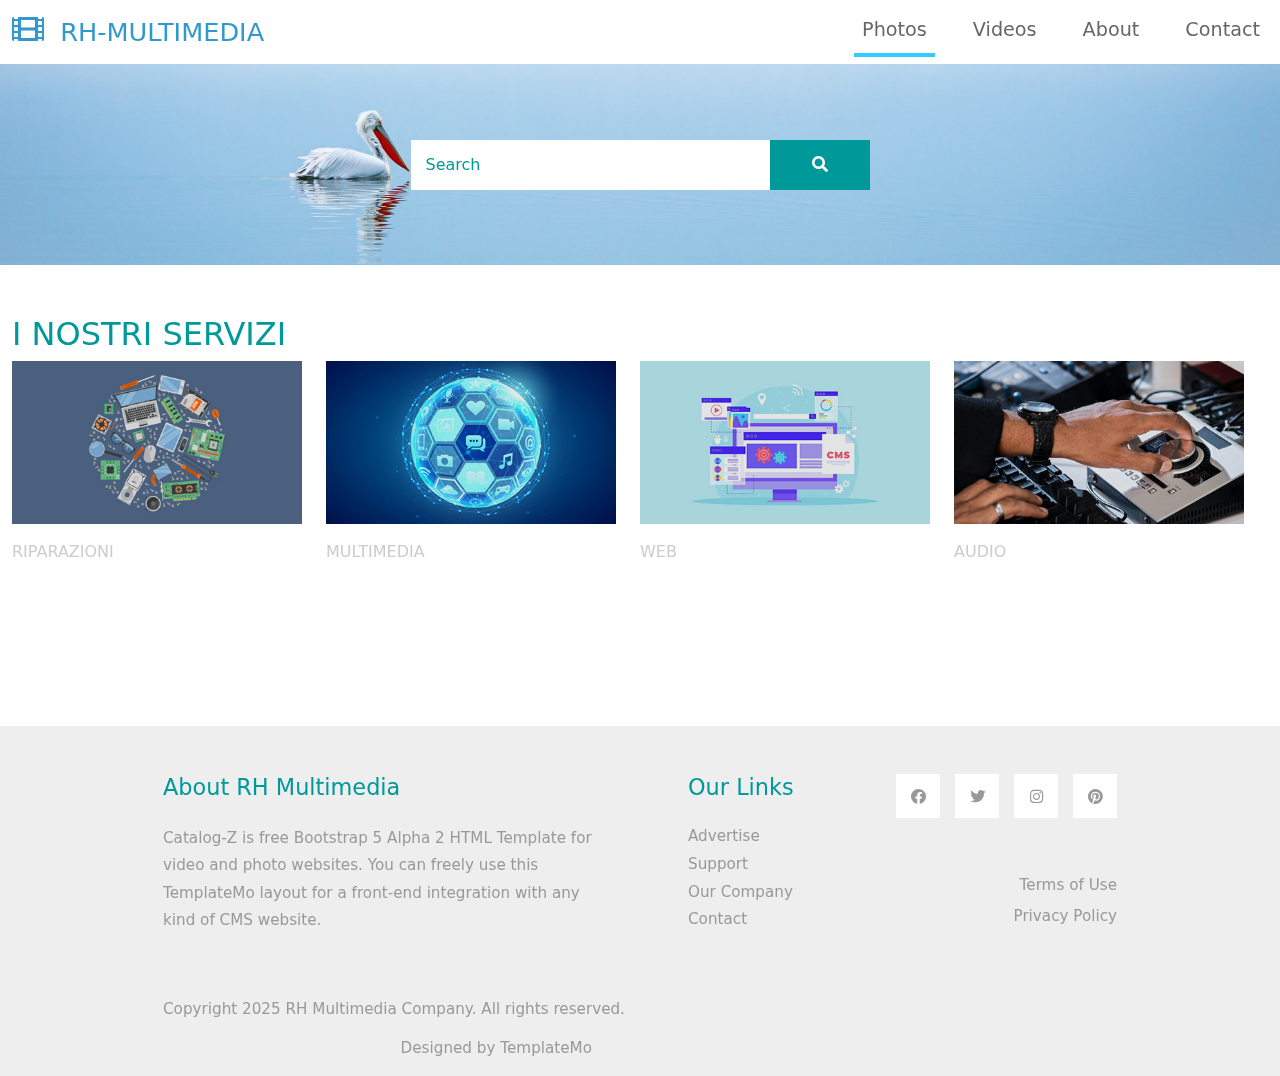
<file: index.html>
<!DOCTYPE html>
<html lang="en">
<head>
    <meta charset="UTF-8">
    <meta name="viewport" content="width=device-width, initial-scale=1.0">
    <title>RH MULTIMEDIA</title>
    <link rel="stylesheet" href="css/bootstrap.min.css">
    <link rel="stylesheet" href="fontawesome/css/all.min.css">
    <link rel="stylesheet" href="css/templatemo-style.css">
<!--
    
TemplateMo 556 Catalog-Z

https://templatemo.com/tm-556-catalog-z

-->
</head>
<body>
    <!-- Page Loader -->
    <div id="loader-wrapper">
        <div id="loader"></div>

        <div class="loader-section section-left"></div>
        <div class="loader-section section-right"></div>

    </div>
    <nav class="navbar navbar-expand-lg">
        <div class="container-fluid">
            <a class="navbar-brand" href="index.html">
                <i class="fas fa-film mr-2"></i>
                RH-MULTIMEDIA
            </a>
            <button class="navbar-toggler" type="button" data-toggle="collapse" data-target="#navbarSupportedContent" aria-controls="navbarSupportedContent" aria-expanded="false" aria-label="Toggle navigation">
                <i class="fas fa-bars"></i>
            </button>
            <div class="collapse navbar-collapse" id="navbarSupportedContent">
            <ul class="navbar-nav ml-auto mb-2 mb-lg-0">
                <li class="nav-item">
                    <a class="nav-link nav-link-1 active" aria-current="page" href="photos.html">Photos</a>
                </li>
                <li class="nav-item">
                    <a class="nav-link nav-link-2" href="videos.html">Videos</a>
                </li>
                <li class="nav-item">
                    <a class="nav-link nav-link-3" href="about.html">About</a>
                </li>
                <li class="nav-item">
                    <a class="nav-link nav-link-4" href="contact.html">Contact</a>
                </li>
            </ul>
            </div>
        </div>
    </nav>

    <div class="tm-hero d-flex justify-content-center align-items-center" data-parallax="scroll" data-image-src="img/hero.jpg">
        <form class="d-flex tm-search-form">
            <input class="form-control tm-search-input" type="search" placeholder="Search" aria-label="Search">
            <button class="btn btn-outline-success tm-search-btn" type="submit">
                <i class="fas fa-search"></i>
            </button>
        </form>
    </div>
  
    
	<div class="container-fluid tm-container-content tm-mt-60">
    
<div class="row mb-4">
            <h2 class="col-6 tm-text-primary">
               I NOSTRI SERVIZI
            </h2>
	 		
		
            <div class="col-6 d-flex justify-content-end align-items-center">
<!--				 
                <form action="" class="tm-text-primary">
                    Page <input type="text" value="1" size="1" class="tm-input-paging tm-text-primary"> of 200
                </form>
-->
            </div>

<br>
  
        <div class="row tm-mb-90 tm-gallery">
        	<div class="col-xl-3 col-lg-4 col-md-6 col-sm-6 col-12 mb-5">
                <figure class="effect-ming tm-video-item">
                    <img src="img/img-03.jpg" alt="Image" class="img-fluid">
                    <figcaption class="d-flex align-items-center justify-content-center">
                        <h2>RIPARAZIONI</h2>
                        <a href="photo-detail.html">View more</a>
                    </figcaption>                    
                </figure>
                <div class="d-flex justify-content-between tm-text-gray">
                    <span class="tm-text-gray-light">RIPARAZIONI</span>
                    
                </div>
            </div>
            <div class="col-xl-3 col-lg-4 col-md-6 col-sm-6 col-12 mb-5">
                <figure class="effect-ming tm-video-item">
                    <img src="img/img-04.jpg" alt="Image" class="img-fluid">
                    <figcaption class="d-flex align-items-center justify-content-center">
                        <h2>MULTIMEDIA</h2>
                        <a href="photo-detail.html">View more</a>
                    </figcaption>                    
                </figure>
                <div class="d-flex justify-content-between tm-text-gray">
                    <span class="tm-text-gray-light">MULTIMEDIA</span>
                   
                </div>
            </div>
            <div class="col-xl-3 col-lg-4 col-md-6 col-sm-6 col-12 mb-5">
                <figure class="effect-ming tm-video-item">
                    <img src="img/img-05.jpg" alt="Image" class="img-fluid">
                    <figcaption class="d-flex align-items-center justify-content-center">
                        <h2>WEB</h2>
                        <a href="photo-detail.html">View more</a>
                    </figcaption>                    
                </figure>
                <div class="d-flex justify-content-between tm-text-gray">
                    <span class="tm-text-gray-light">WEB</span>
                  
                </div>
            </div>
            <div class="col-xl-3 col-lg-4 col-md-6 col-sm-6 col-12 mb-5">
                <figure class="effect-ming tm-video-item">
                    <img src="img/img-06.jpg" alt="Image" class="img-fluid">
                    <figcaption class="d-flex align-items-center justify-content-center">
                        <h2>AUDIO</h2>
                        <a href="photo-detail.html">View more</a>
                    </figcaption>                    
                </figure>
                <div class="d-flex justify-content-between tm-text-gray">
                    <span class="tm-text-gray-light">AUDIO</span>
                    
                </div>
            </div>

 

	
         
        </div> <!-- row -->
	<!--
        <div class="row tm-mb-90">
			
            <div class="col-12 d-flex justify-content-between align-items-center tm-paging-col">
                <a href="javascript:void(0);" class="btn btn-primary tm-btn-prev mb-2 disabled">Previous</a>
                <div class="tm-paging d-flex">
                    <a href="javascript:void(0);" class="active tm-paging-link">1</a>
                    <a href="javascript:void(0);" class="tm-paging-link">2</a>
                    <a href="javascript:void(0);" class="tm-paging-link">3</a>
                    <a href="javascript:void(0);" class="tm-paging-link">4</a>
                </div>
                <a href="javascript:void(0);" class="btn btn-primary tm-btn-next">Next Page</a>
            </div> 
-->
        </div>

	
    </div> <!-- container-fluid, tm-container-content -->

    <footer class="tm-bg-gray pt-5 pb-3 tm-text-gray tm-footer">
        <div class="container-fluid tm-container-small">
            <div class="row">
                <div class="col-lg-6 col-md-12 col-12 px-5 mb-5">
                    <h3 class="tm-text-primary mb-4 tm-footer-title">About RH Multimedia</h3>
                    <p>Catalog-Z is free Bootstrap 5 Alpha 2 HTML Template for video and photo websites. You can freely use this TemplateMo layout for a front-end integration with any kind of CMS website.</p>
                </div>
                <div class="col-lg-3 col-md-6 col-sm-6 col-12 px-5 mb-5">
                    <h3 class="tm-text-primary mb-4 tm-footer-title">Our Links</h3>
                    <ul class="tm-footer-links pl-0">
                        <li><a href="#">Advertise</a></li>
                        <li><a href="#">Support</a></li>
                        <li><a href="#">Our Company</a></li>
                        <li><a href="#">Contact</a></li>
                    </ul>
                </div>
                <div class="col-lg-3 col-md-6 col-sm-6 col-12 px-5 mb-5">
                    <ul class="tm-social-links d-flex justify-content-end pl-0 mb-5">
                        <li class="mb-2"><a href="https://facebook.com"><i class="fab fa-facebook"></i></a></li>
                        <li class="mb-2"><a href="https://twitter.com"><i class="fab fa-twitter"></i></a></li>
                        <li class="mb-2"><a href="https://instagram.com"><i class="fab fa-instagram"></i></a></li>
                        <li class="mb-2"><a href="https://pinterest.com"><i class="fab fa-pinterest"></i></a></li>
                    </ul>
                    <a href="#" class="tm-text-gray text-right d-block mb-2">Terms of Use</a>
                    <a href="#" class="tm-text-gray text-right d-block">Privacy Policy</a>
                </div>
            </div>
            <div class="row">
                <div class="col-lg-8 col-md-7 col-12 px-5 mb-3">
                  Copyright 2025 RH Multimedia Company. All rights reserved.
              </div>
                <div class="col-lg-4 col-md-5 col-12 px-5 text-right">
                    Designed by <a href="https://templatemo.com" class="tm-text-gray" rel="sponsored" target="_parent">TemplateMo</a>
                </div>
            </div>
        </div>
    </footer>
    
    <script src="js/plugins.js"></script>
    <script>
        $(window).on("load", function() {
            $('body').addClass('loaded');
        });
    </script>
</body>
</html>
</file>
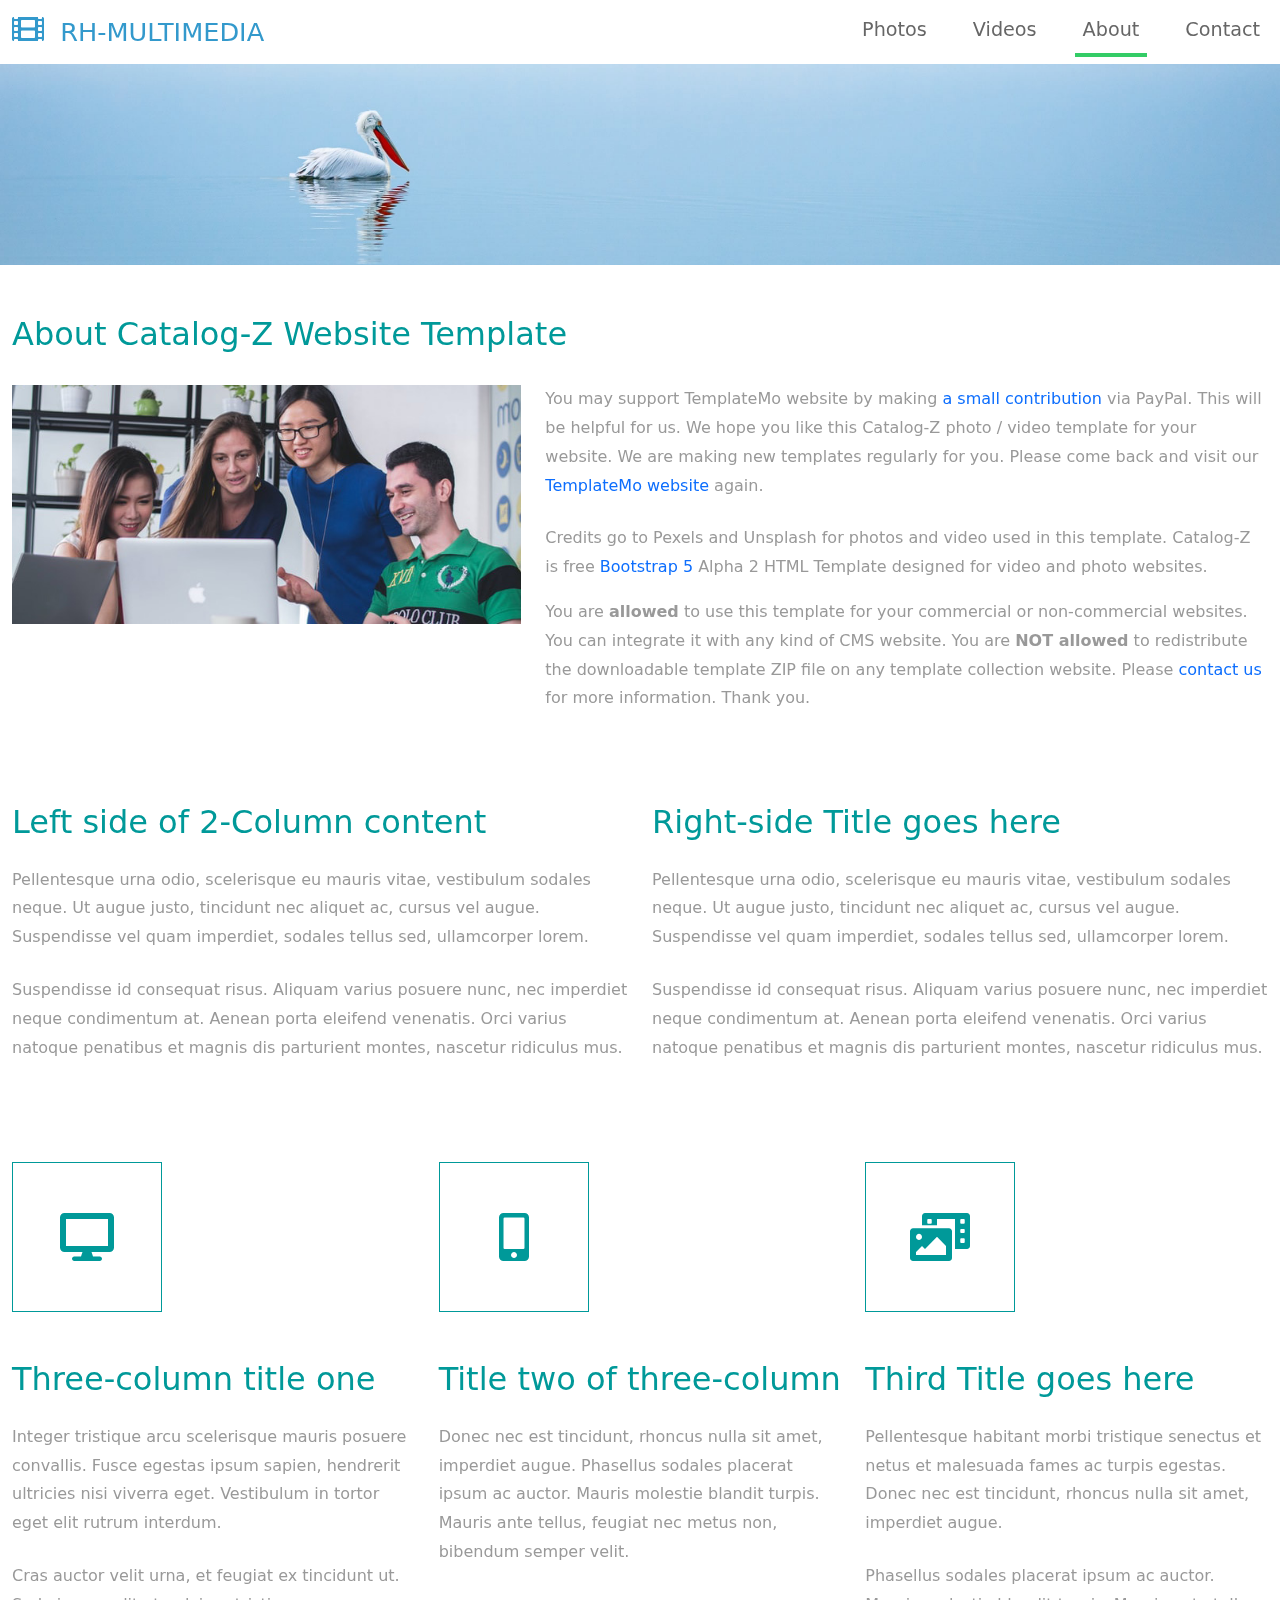
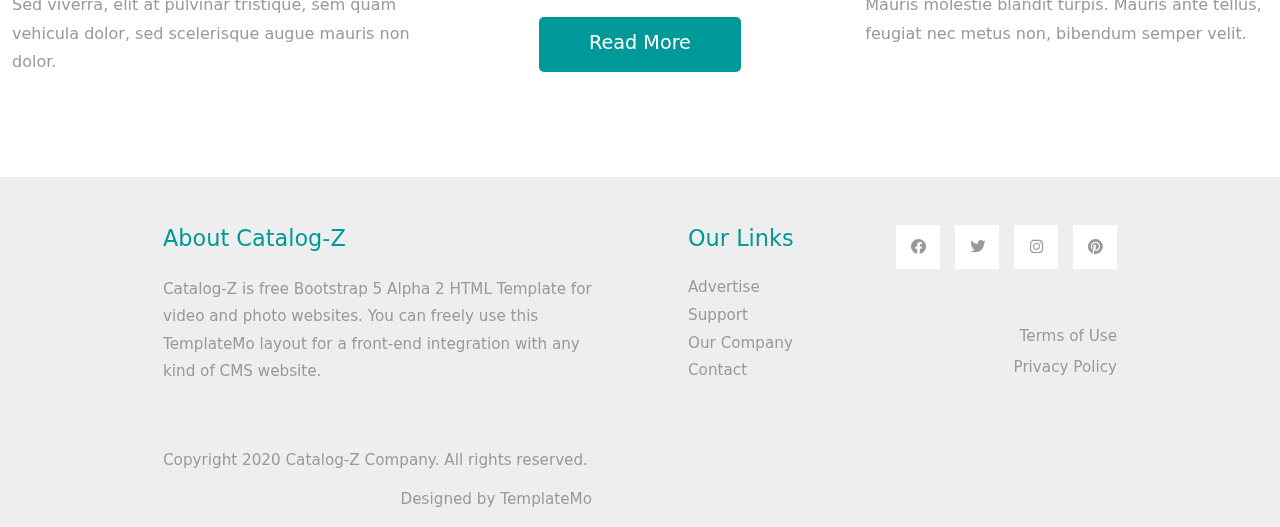
<file: about.html>
<!DOCTYPE html>
<html lang="en">
<head>
    <meta charset="UTF-8">
    <meta name="viewport" content="width=device-width, initial-scale=1.0">
    <title>Catalog-Z About page</title>
    <link rel="stylesheet" href="css/bootstrap.min.css">
    <link rel="stylesheet" href="fontawesome/css/all.min.css">
    <link rel="stylesheet" href="css/templatemo-style.css">
<!--
    
TemplateMo 556 Catalog-Z

https://templatemo.com/tm-556-catalog-z

-->
</head>
<body>
    <!-- Page Loader -->
    <div id="loader-wrapper">
        <div id="loader"></div>

        <div class="loader-section section-left"></div>
        <div class="loader-section section-right"></div>

    </div>
    <nav class="navbar navbar-expand-lg">
        <div class="container-fluid">
            <a class="navbar-brand" href="index.html">
                <i class="fas fa-film mr-2"></i>
                RH-MULTIMEDIA
            </a>
            <button class="navbar-toggler" type="button" data-toggle="collapse" data-target="#navbarSupportedContent" aria-controls="navbarSupportedContent" aria-expanded="false" aria-label="Toggle navigation">
                <i class="fas fa-bars"></i>
            </button>
            <div class="collapse navbar-collapse" id="navbarSupportedContent">
            <ul class="navbar-nav ml-auto mb-2 mb-lg-0">
                <li class="nav-item">
                    <a class="nav-link nav-link-1" href="photos.html">Photos</a>
                </li>
                <li class="nav-item">
                    <a class="nav-link nav-link-2" href="videos.html">Videos</a>
                </li>
                <li class="nav-item">
                    <a class="nav-link nav-link-3 active" aria-current="page" href="about.html">About</a>
                </li>
                <li class="nav-item">
                    <a class="nav-link nav-link-4" href="contact.html">Contact</a>
                </li>
            </ul>
            </div>
        </div>
    </nav>

    <div class="tm-hero d-flex justify-content-center align-items-center" data-parallax="scroll" data-image-src="img/hero.jpg"></div>

    <div class="container-fluid tm-mt-60">
        <div class="row mb-4">
            <h2 class="col-12 tm-text-primary">
                About Catalog-Z Website Template
            </h2>
        </div>
        <div class="row tm-mb-74 tm-row-1640">            
            <div class="col-lg-5 col-md-6 col-12 mb-3">
                <img src="img/about.jpg" alt="Image" class="img-fluid">
            </div>
            <div class="col-lg-7 col-md-6 col-12">
                <div class="tm-about-img-text">
                    <p class="mb-4">
                  You may support TemplateMo website by making <a href="https://paypal.me/templatemo" target="_parent" rel="sponsored">a small contribution</a> via PayPal. This will be helpful for us. We hope you like this Catalog-Z photo / video template for your website. We are making new templates regularly for you. Please come back and visit our <a rel="sponsored" href="https://templatemo.com" target="_parent">TemplateMo website</a> again. </p>
                    <p>
                        Credits go to Pexels and Unsplash for photos and video used in this template. Catalog-Z is free <a rel="sponsored" href="https://v5.getbootstrap.com/">Bootstrap 5</a> Alpha 2 HTML Template designed for video and photo websites.</p> 
                    <p>You are <b>allowed</b> to use this template for your commercial or non-commercial websites. You can integrate it with any kind of CMS website. You are <b>NOT allowed</b> to redistribute the downloadable template ZIP file on any template collection website. Please <a rel="nofollow" href="https://templatemo.com/contact" target="_parent">contact us</a> for more information. Thank you.</p>
                </div>                
            </div>
        </div>
        <div class="row tm-mb-50">
            <div class="col-md-6 col-12">
                <div class="tm-about-2-col">
                    <h2 class="tm-text-primary mb-4">
                        Left side of 2-Column content
                    </h2>
                    <p class="mb-4">
                        Pellentesque urna odio, scelerisque eu mauris vitae, vestibulum sodales neque. Ut augue justo, tincidunt nec aliquet ac, cursus vel augue. Suspendisse vel quam imperdiet, sodales tellus sed, ullamcorper lorem.
                    </p>
                    <p>
                        Suspendisse id consequat risus. Aliquam varius posuere nunc, nec imperdiet neque condimentum at. Aenean porta eleifend venenatis. Orci varius natoque penatibus et magnis dis parturient montes, nascetur ridiculus mus.
                    </p>
                </div>                
            </div> 
            <div class="col-md-6 col-12">
                <div class="tm-about-2-col">
                    <h2 class="tm-text-primary mb-4">
                        Right-side Title goes here
                    </h2>
                    <p class="mb-4">
                        Pellentesque urna odio, scelerisque eu mauris vitae, vestibulum sodales neque. Ut augue justo, tincidunt nec aliquet ac, cursus vel augue. Suspendisse vel quam imperdiet, sodales tellus sed, ullamcorper lorem.
                    </p>
                    <p>
                        Suspendisse id consequat risus. Aliquam varius posuere nunc, nec imperdiet neque condimentum at. Aenean porta eleifend venenatis. Orci varius natoque penatibus et magnis dis parturient montes, nascetur ridiculus mus.
                    </p>
                </div>                
            </div>     
        </div> <!-- row -->
        <div class="row tm-mb-50">
            <div class="col-md-4 col-12">
                <div class="tm-about-3-col">
                    <div class="tm-about-icon-container mb-5">
                        <i class="fas fa-desktop fa-3x tm-text-primary"></i>
                    </div>                
                    <h2 class="tm-text-primary mb-4">Three-column title one</h2>
                    <p class="mb-4">Integer tristique arcu scelerisque mauris posuere convallis. Fusce egestas ipsum sapien, hendrerit ultricies nisi viverra eget. Vestibulum in tortor eget elit rutrum interdum. </p>
                    <p>Cras auctor velit urna, et feugiat ex tincidunt ut. Sed viverra, elit at pulvinar tristique, sem quam vehicula dolor, sed scelerisque augue mauris non dolor.</p>
                </div>                
            </div>
            <div class="col-md-4 col-12">
                <div class="tm-about-3-col">
                    <div class="tm-about-icon-container mb-5">
                        <i class="fas fa-mobile-alt fa-3x tm-text-primary"></i>
                    </div>                
                    <h2 class="tm-text-primary mb-4">Title two of three-column</h2>
                    <p class="tm-mb-50">Donec nec est tincidunt, rhoncus nulla sit amet, imperdiet augue. Phasellus sodales placerat ipsum ac auctor. Mauris molestie blandit turpis. Mauris ante tellus, feugiat nec metus non, bibendum semper velit.</p>                
                    <div class="text-center">
                        <a href="#" class="btn btn-primary">Read More</a>
                    </div>
                </div>                
            </div>
            <div class="col-md-4 col-12">
                <div class="tm-about-3-col">
                    <div class="tm-about-icon-container mb-5">
                        <i class="fas fa-photo-video fa-3x tm-text-primary"></i>
                    </div>                
                    <h2 class="tm-text-primary mb-4">Third Title goes here</h2>
                    <p class="mb-4">Pellentesque habitant morbi tristique senectus et netus et malesuada fames ac turpis egestas. Donec nec est tincidunt, rhoncus nulla sit amet, imperdiet augue. </p>
                    <p>Phasellus sodales placerat ipsum ac auctor. Mauris molestie blandit turpis. Mauris ante tellus, feugiat nec metus non, bibendum semper velit.</p>
                </div>                
            </div>
        </div>
    </div> <!-- container-fluid, tm-container-content -->

    <footer class="tm-bg-gray pt-5 pb-3 tm-text-gray tm-footer">
        <div class="container-fluid tm-container-small">
            <div class="row">
                <div class="col-lg-6 col-md-12 col-12 px-5 mb-5">
                    <h3 class="tm-text-primary mb-4 tm-footer-title">About Catalog-Z</h3>
                    <p>Catalog-Z is free Bootstrap 5 Alpha 2 HTML Template for video and photo websites. You can freely use this TemplateMo layout for a front-end integration with any kind of CMS website.</p>
                </div>
                <div class="col-lg-3 col-md-6 col-sm-6 col-12 px-5 mb-5">
                    <h3 class="tm-text-primary mb-4 tm-footer-title">Our Links</h3>
                    <ul class="tm-footer-links pl-0">
                        <li><a href="#">Advertise</a></li>
                        <li><a href="#">Support</a></li>
                        <li><a href="#">Our Company</a></li>
                        <li><a href="#">Contact</a></li>
                    </ul>
                </div>
                <div class="col-lg-3 col-md-6 col-sm-6 col-12 px-5 mb-5">
                    <ul class="tm-social-links d-flex justify-content-end pl-0 mb-5">
                        <li class="mb-2"><a href="https://facebook.com"><i class="fab fa-facebook"></i></a></li>
                        <li class="mb-2"><a href="https://twitter.com"><i class="fab fa-twitter"></i></a></li>
                        <li class="mb-2"><a href="https://instagram.com"><i class="fab fa-instagram"></i></a></li>
                        <li class="mb-2"><a href="https://pinterest.com"><i class="fab fa-pinterest"></i></a></li>
                    </ul>
                    <a href="#" class="tm-text-gray text-right d-block mb-2">Terms of Use</a>
                    <a href="#" class="tm-text-gray text-right d-block">Privacy Policy</a>
                </div>
            </div>
            <div class="row">
                <div class="col-lg-8 col-md-7 col-12 px-5 mb-3">
                    Copyright 2020 Catalog-Z Company. All rights reserved.
                </div>
                <div class="col-lg-4 col-md-5 col-12 px-5 text-right">
                    Designed by <a href="https://templatemo.com" class="tm-text-gray" rel="sponsored" target="_parent">TemplateMo</a>
                </div>
            </div>
        </div>
    </footer>
    
    <script src="js/plugins.js"></script>
    <script>
        $(window).on("load", function() {
            $('body').addClass('loaded');
        });
    </script>
</body>
</html>
</file>
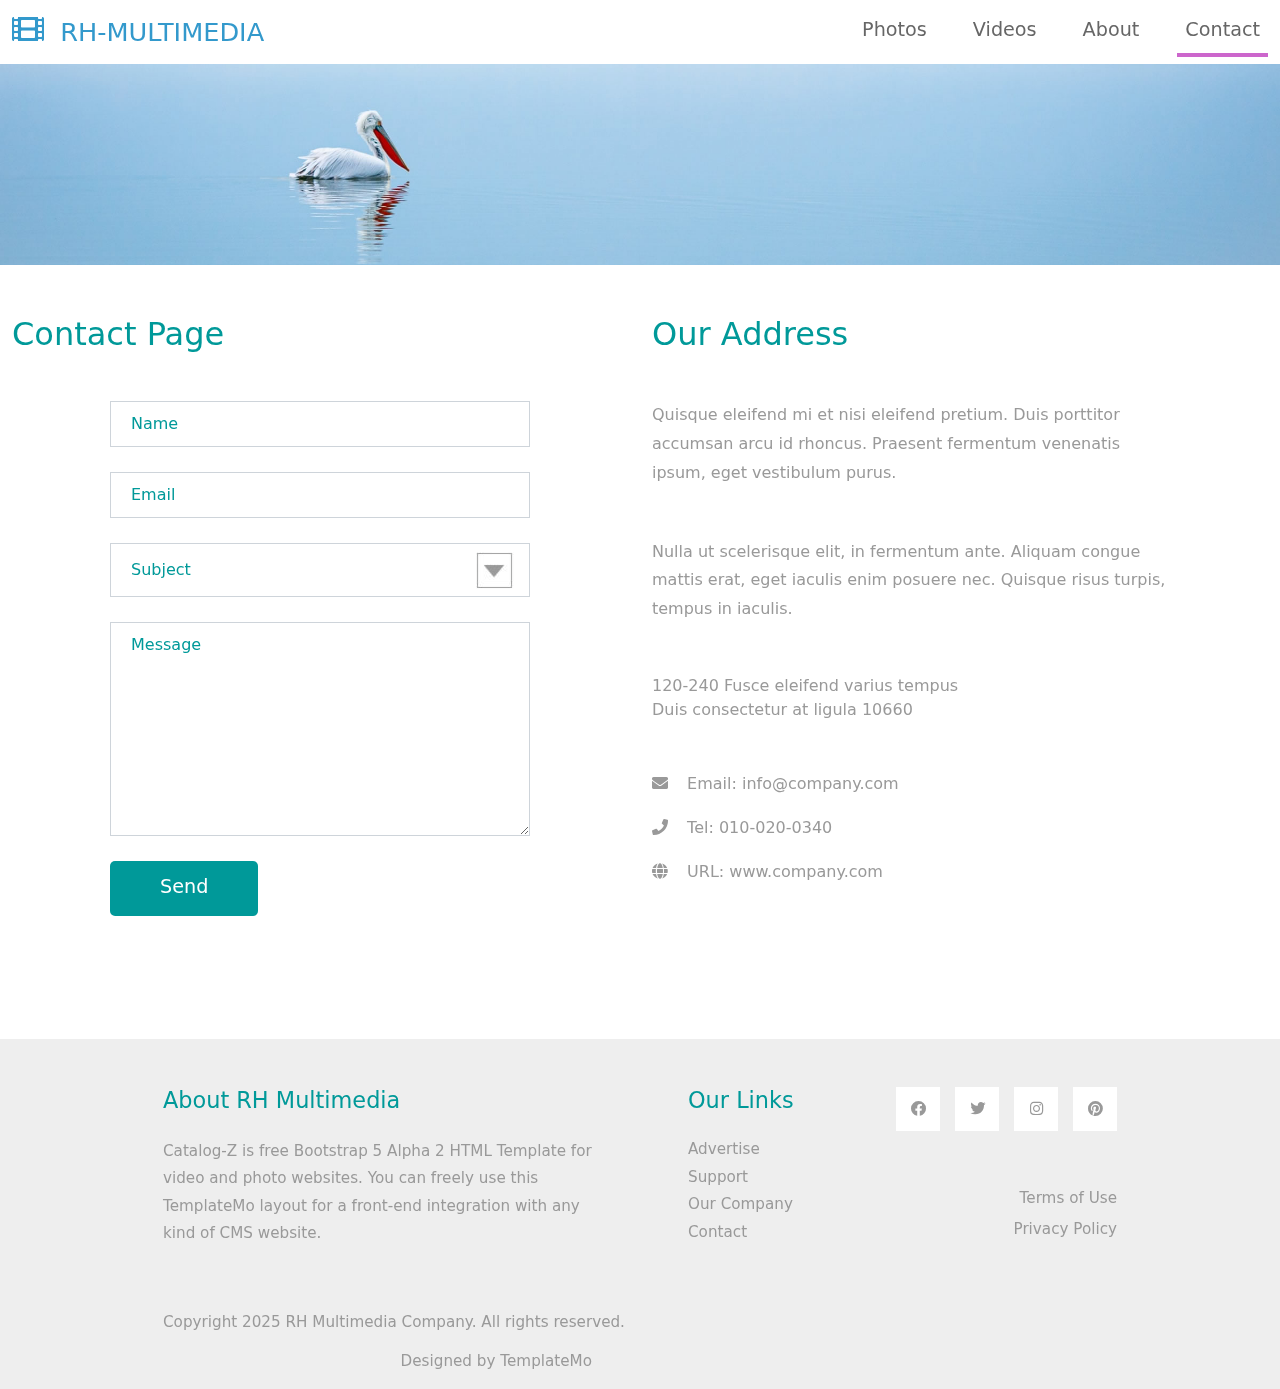
<file: contact.html>
<!DOCTYPE html>
<html lang="en">
<head>
    <meta charset="UTF-8">
    <meta name="viewport" content="width=device-width, initial-scale=1.0">
    <title>RH Multimedia - Contact page</title>
    <link rel="stylesheet" href="css/bootstrap.min.css">
    <link rel="stylesheet" href="fontawesome/css/all.min.css">
    <link rel="stylesheet" href="css/templatemo-style.css">
<!--
    
TemplateMo 556 Catalog-Z

https://templatemo.com/tm-556-catalog-z

-->
</head>
<body>
    <!-- Page Loader -->
    <div id="loader-wrapper">
        <div id="loader"></div>

        <div class="loader-section section-left"></div>
        <div class="loader-section section-right"></div>

    </div>
    <nav class="navbar navbar-expand-lg">
        <div class="container-fluid">
            <a class="navbar-brand" href="index.html">
                <i class="fas fa-film mr-2"></i>
                RH-MULTIMEDIA
            </a>
            <button class="navbar-toggler" type="button" data-toggle="collapse" data-target="#navbarSupportedContent" aria-controls="navbarSupportedContent" aria-expanded="false" aria-label="Toggle navigation">
                <i class="fas fa-bars"></i>
            </button>
            <div class="collapse navbar-collapse" id="navbarSupportedContent">
            <ul class="navbar-nav ml-auto mb-2 mb-lg-0">
                <li class="nav-item">
                    <a class="nav-link nav-link-1" href="photos.html">Photos</a>
                </li>
                <li class="nav-item">
                    <a class="nav-link nav-link-2" href="videos.html">Videos</a>
                </li>
                <li class="nav-item">
                    <a class="nav-link nav-link-3" href="about.html">About</a>
                </li>
                <li class="nav-item">
                    <a class="nav-link nav-link-4 active" aria-current="page" href="contact.html">Contact</a>
                </li>
            </ul>
            </div>
        </div>
    </nav>

    <div class="tm-hero d-flex justify-content-center align-items-center" data-parallax="scroll" data-image-src="img/hero.jpg"></div>

    <div class="container-fluid tm-mt-60">
        <div class="row tm-mb-50">
            <div class="col-lg-4 col-12 mb-5">
                <h2 class="tm-text-primary mb-5">Contact Page</h2>
                <form id="contact-form" action="" method="POST" class="tm-contact-form mx-auto">
                    <div class="form-group">
                        <input type="text" name="name" class="form-control rounded-0" placeholder="Name" required />
                    </div>
                    <div class="form-group">
                        <input type="email" name="email" class="form-control rounded-0" placeholder="Email" required />
                    </div>
                    <div class="form-group">
                        <select class="form-control" id="contact-select" name="inquiry">
                            <option value="-">Subject</option>
                            <option value="sales">Sales &amp; Marketing</option>
                            <option value="creative">Creative Design</option>
                            <option value="uiux">UI / UX</option>
                        </select>
                    </div>
                    <div class="form-group">
                        <textarea rows="8" name="message" class="form-control rounded-0" placeholder="Message" required=></textarea>
                    </div>

                    <div class="form-group tm-text-right">
                        <button type="submit" class="btn btn-primary">Send</button>
                    </div>
                </form>                
            </div>
            <div class="col-lg-4 col-12 mb-5">
                <div class="tm-address-col">
                    <h2 class="tm-text-primary mb-5">Our Address</h2>
                    <p class="tm-mb-50">Quisque eleifend mi et nisi eleifend pretium. Duis porttitor accumsan arcu id rhoncus. Praesent fermentum venenatis ipsum, eget vestibulum purus. </p>
                    <p class="tm-mb-50">Nulla ut scelerisque elit, in fermentum ante. Aliquam congue mattis erat, eget iaculis enim posuere nec. Quisque risus turpis, tempus in iaculis.</p>
                    <address class="tm-text-gray tm-mb-50">
                        120-240 Fusce eleifend varius tempus<br>
                        Duis consectetur at ligula 10660
                    </address>
                    <ul class="tm-contacts">
                        <li>
                            <a href="#" class="tm-text-gray">
                                <i class="fas fa-envelope"></i>
                                Email: info@company.com
                            </a>
                        </li>
                        <li>
                            <a href="#" class="tm-text-gray">
                                <i class="fas fa-phone"></i>
                                Tel: 010-020-0340
                            </a>
                        </li>
                        <li>
                            <a href="#" class="tm-text-gray">
                                <i class="fas fa-globe"></i>
                                URL: www.company.com
                            </a>
                        </li>
                    </ul>
                </div>                
            </div>
			<!--
            <div class="col-lg-4 col-12">
                <h2 class="tm-text-primary mb-5">Our Location</h2> !-->
			
                <!-- Map -->
			<!--
                <div class="mapouter mb-4">
                    <div class="gmap-canvas">
                        <iframe width="100%" height="520" id="gmap-canvas"
                            src="https://maps.google.com/maps?q=Av.+L%C3%BAcio+Costa,+Rio+de+Janeiro+-+RJ,+Brazil&t=&z=13&ie=UTF8&iwloc=&output=embed"
                            frameborder="0" scrolling="no" marginheight="0" marginwidth="0"></iframe>
                    </div>
                </div>               
            </div>
 !-->
        </div>
		<!--
        <div class="row tm-mb-74 tm-people-row">
            <div class="col-lg-3 col-md-6 col-sm-6 col-12 mb-5">
                <img src="img/people-1.jpg" alt="Image" class="mb-4 img-fluid">
                <h2 class="tm-text-primary mb-4">Ryan White</h2>
                <h3 class="tm-text-secondary h5 mb-4">Chief Executive Officer</h3>
                <p class="mb-4">
                    Mauris ante tellus, feugiat nec metus non, bibendum semper velit. Praesent laoreet urna id tristique fermentum. Morbi venenatis dui quis diam mollis pellentesque.
                </p>
                <ul class="tm-social pl-0 mb-0">
                    <li><a href="https://facebook.com"><i class="fab fa-facebook"></i></a></li>
                    <li><a href="https://twitter.com"><i class="fab fa-twitter"></i></a></li>
                    <li><a href="https://linkedin.com"><i class="fab fa-linkedin"></i></a></li>
                </ul>
            </div>
            <div class="col-lg-3 col-md-6 col-sm-6 col-12 mb-5">
                <img src="img/people-2.jpg" alt="Image" class="mb-4 img-fluid">
                <h2 class="tm-text-primary mb-4">Catherine Pinky</h2>
                <h3 class="tm-text-secondary h5 mb-4">Chief Marketing Officer</h3>
                <p class="mb-4">
                    Sed faucibus nec velit finibus accumsan. Sed varius augue et leo pharetra, in varius lacus eleifend. Quisque ut eleifend lacus.
                </p>
                <ul class="tm-social pl-0 mb-0">
                    <li><a href="https://facebook.com"><i class="fab fa-facebook"></i></a></li>
                    <li><a href="https://twitter.com"><i class="fab fa-twitter"></i></a></li>
                    <li><a href="https://linkedin.com"><i class="fab fa-linkedin"></i></a></li>
                </ul>
            </div>

            <div class="col-lg-3 col-md-6 col-sm-6 col-12 mb-5">
                <img src="img/people-3.jpg" alt="Image" class="mb-4 img-fluid">
                <h2 class="tm-text-primary mb-4">Johnny Brief</h2>
                <h3 class="tm-text-secondary h5 mb-4">Accounting Executive</h3>
                <p class="mb-4">
                    Sed faucibus nec velit finibus accumsan. Sed varius augue et leo pharetra, in varius lacus eleifend. Quisque ut eleifend lacus.
                </p>
                <ul class="tm-social pl-0 mb-0">
                    <li><a href="https://facebook.com"><i class="fab fa-facebook"></i></a></li>
                    <li><a href="https://twitter.com"><i class="fab fa-twitter"></i></a></li>
                    <li><a href="https://linkedin.com"><i class="fab fa-linkedin"></i></a></li>
                </ul>
            </div>
            <div class="col-lg-3 col-md-6 col-sm-6 col-12 mb-5">
                <img src="img/people-4.jpg" alt="Image" class="mb-4 img-fluid">
                <h2 class="tm-text-primary mb-4">George Nelson</h2>
                <h3 class="tm-text-secondary h5 mb-4">Creative Art Director #C69</h3>
                <p class="mb-4">
                    Nunc convallis facilisis congue. Curabitur gravida rutrum justo sed pulvinar. Pellentesque ac ante in erat bibendum dignissim.
                </p>
                <ul class="tm-social pl-0 mb-0">
                    <li><a href="https://facebook.com"><i class="fab fa-facebook"></i></a></li>
                    <li><a href="https://twitter.com"><i class="fab fa-twitter"></i></a></li>
                    <li><a href="https://linkedin.com"><i class="fab fa-linkedin"></i></a></li>
                </ul>
            </div>
			
        </div>
		
		 !-->
    </div> <!-- container-fluid, tm-container-content -->

    <footer class="tm-bg-gray pt-5 pb-3 tm-text-gray tm-footer">
        <div class="container-fluid tm-container-small">
            <div class="row">
                <div class="col-lg-6 col-md-12 col-12 px-5 mb-5">
                    <h3 class="tm-text-primary mb-4 tm-footer-title">About RH Multimedia</h3>
                    <p>Catalog-Z is free Bootstrap 5 Alpha 2 HTML Template for video and photo websites. You can freely use this TemplateMo layout for a front-end integration with any kind of CMS website.</p>
                </div>
                <div class="col-lg-3 col-md-6 col-sm-6 col-12 px-5 mb-5">
                    <h3 class="tm-text-primary mb-4 tm-footer-title">Our Links</h3>
                    <ul class="tm-footer-links pl-0">
                        <li><a href="#">Advertise</a></li>
                        <li><a href="#">Support</a></li>
                        <li><a href="#">Our Company</a></li>
                        <li><a href="#">Contact</a></li>
                    </ul>
                </div>
                <div class="col-lg-3 col-md-6 col-sm-6 col-12 px-5 mb-5">
                    <ul class="tm-social-links d-flex justify-content-end pl-0 mb-5">
                        <li class="mb-2"><a href="https://facebook.com"><i class="fab fa-facebook"></i></a></li>
                        <li class="mb-2"><a href="https://twitter.com"><i class="fab fa-twitter"></i></a></li>
                        <li class="mb-2"><a href="https://instagram.com"><i class="fab fa-instagram"></i></a></li>
                        <li class="mb-2"><a href="https://pinterest.com"><i class="fab fa-pinterest"></i></a></li>
                    </ul>
                    <a href="#" class="tm-text-gray text-right d-block mb-2">Terms of Use</a>
                    <a href="#" class="tm-text-gray text-right d-block">Privacy Policy</a>
                </div>
            </div>
            <div class="row">
                <div class="col-lg-8 col-md-7 col-12 px-5 mb-3">
                  Copyright 2025 RH Multimedia Company. All rights reserved.
              </div>
                <div class="col-lg-4 col-md-5 col-12 px-5 text-right">
                    Designed by <a href="https://templatemo.com" class="tm-text-gray" rel="sponsored" target="_parent">TemplateMo</a>
                </div>
            </div>
        </div>
    </footer>
    
    <script src="js/plugins.js"></script>
    <script>
        $(window).on("load", function() {
            $('body').addClass('loaded');
        });
    </script>
</body>
</html>
</file>
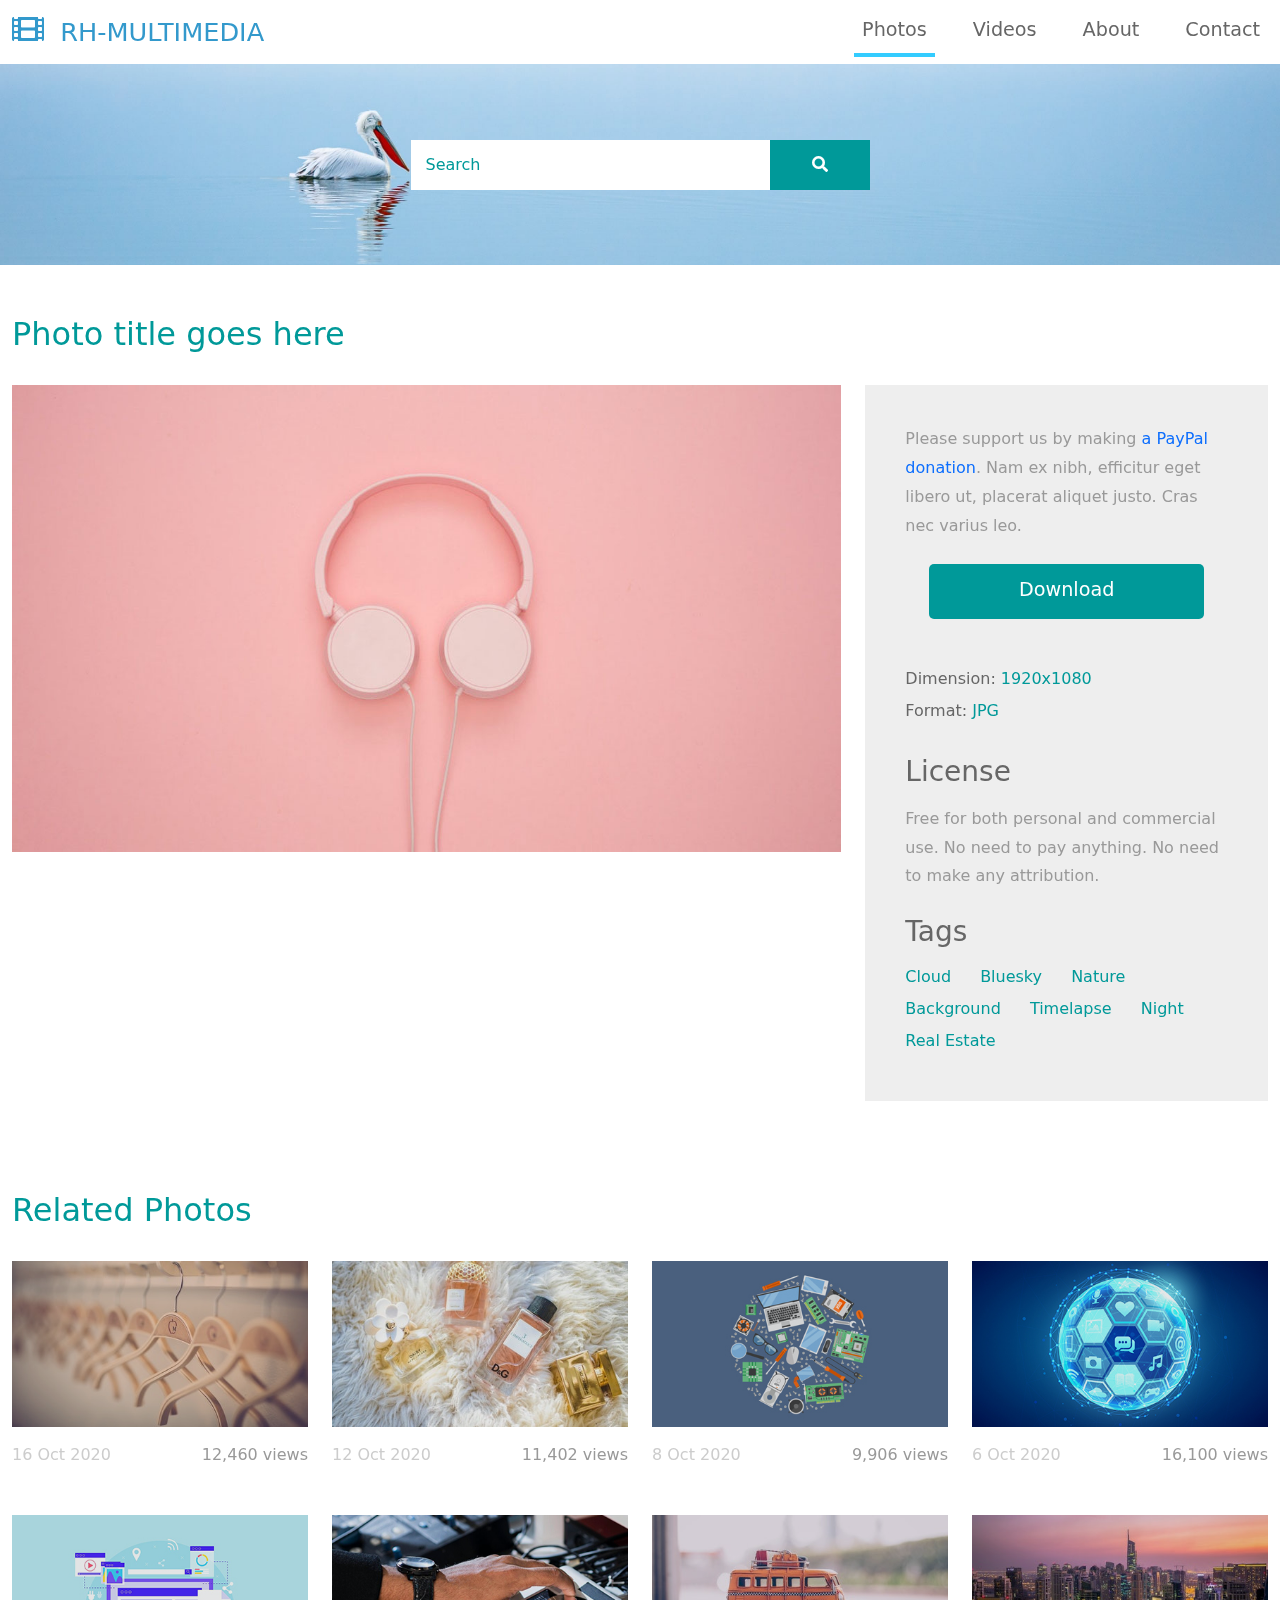
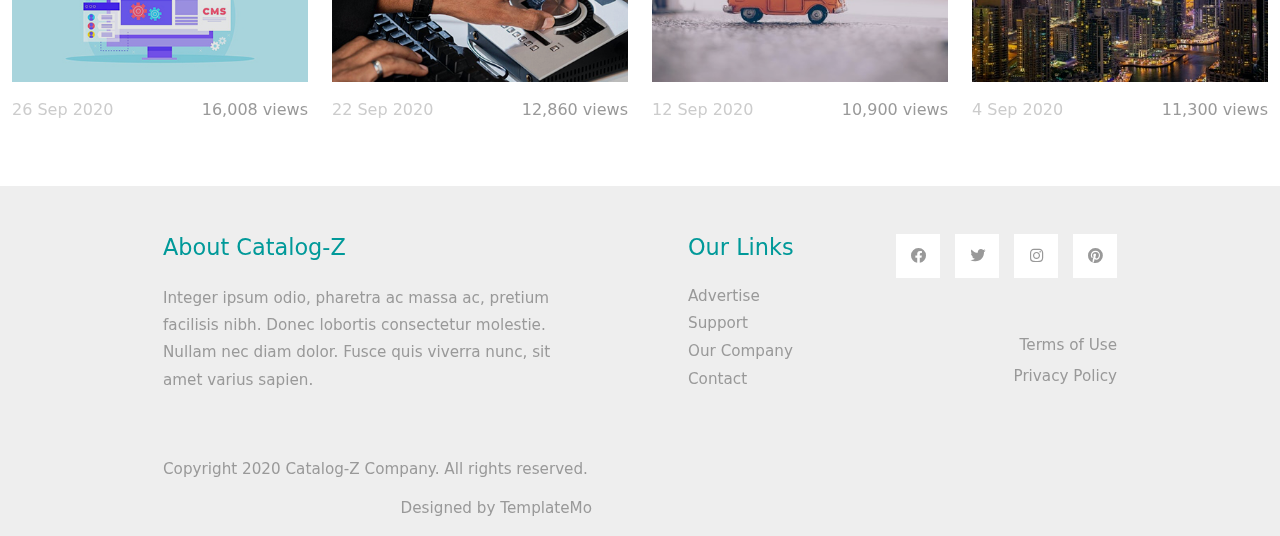
<file: photo-detail.html>
<!DOCTYPE html>
<html lang="en">
<head>
    <meta charset="UTF-8">
    <meta name="viewport" content="width=device-width, initial-scale=1.0">
    <title>Catalog-Z Photo Detail Page</title>
    <link rel="stylesheet" href="css/bootstrap.min.css">
    <link rel="stylesheet" href="fontawesome/css/all.min.css">
    <link rel="stylesheet" href="css/templatemo-style.css">
<!--
    
TemplateMo 556 Catalog-Z

https://templatemo.com/tm-556-catalog-z

-->
</head>
<body>
    <!-- Page Loader -->
    <div id="loader-wrapper">
        <div id="loader"></div>

        <div class="loader-section section-left"></div>
        <div class="loader-section section-right"></div>

    </div>
    <nav class="navbar navbar-expand-lg">
        <div class="container-fluid">
            <a class="navbar-brand" href="index.html">
                <i class="fas fa-film mr-2"></i>
                RH-MULTIMEDIA
            </a>
            <button class="navbar-toggler" type="button" data-toggle="collapse" data-target="#navbarSupportedContent" aria-controls="navbarSupportedContent" aria-expanded="false" aria-label="Toggle navigation">
                <i class="fas fa-bars"></i>
            </button>
            <div class="collapse navbar-collapse" id="navbarSupportedContent">
            <ul class="navbar-nav ml-auto mb-2 mb-lg-0">
                <li class="nav-item">
                    <a class="nav-link nav-link-1 active" aria-current="page" href="photos.html">Photos</a>
                </li>
                <li class="nav-item">
                    <a class="nav-link nav-link-2" href="videos.html">Videos</a>
                </li>
                <li class="nav-item">
                    <a class="nav-link nav-link-3" href="about.html">About</a>
                </li>
                <li class="nav-item">
                    <a class="nav-link nav-link-4" href="contact.html">Contact</a>
                </li>
            </ul>
            </div>
        </div>
    </nav>

    <div class="tm-hero d-flex justify-content-center align-items-center" data-parallax="scroll" data-image-src="img/hero.jpg">
        <form class="d-flex tm-search-form">
            <input class="form-control tm-search-input" type="search" placeholder="Search" aria-label="Search">
            <button class="btn btn-outline-success tm-search-btn" type="submit">
                <i class="fas fa-search"></i>
            </button>
        </form>
    </div>

    <div class="container-fluid tm-container-content tm-mt-60">
        <div class="row mb-4">
            <h2 class="col-12 tm-text-primary">Photo title goes here</h2>
        </div>
        <div class="row tm-mb-90">            
            <div class="col-xl-8 col-lg-7 col-md-6 col-sm-12">
                <img src="img/img-01-big.jpg" alt="Image" class="img-fluid">
            </div>
            <div class="col-xl-4 col-lg-5 col-md-6 col-sm-12">
                <div class="tm-bg-gray tm-video-details">
                    <p class="mb-4">
                        Please support us by making <a href="https://paypal.me/templatemo" target="_parent" rel="sponsored">a PayPal donation</a>. Nam ex nibh, efficitur eget libero ut, placerat aliquet justo. Cras nec varius leo.
                    </p>
                    <div class="text-center mb-5">
                        <a href="#" class="btn btn-primary tm-btn-big">Download</a>
                    </div>                    
                    <div class="mb-4 d-flex flex-wrap">
                        <div class="mr-4 mb-2">
                            <span class="tm-text-gray-dark">Dimension: </span><span class="tm-text-primary">1920x1080</span>
                        </div>
                        <div class="mr-4 mb-2">
                            <span class="tm-text-gray-dark">Format: </span><span class="tm-text-primary">JPG</span>
                        </div>
                    </div>
                    <div class="mb-4">
                        <h3 class="tm-text-gray-dark mb-3">License</h3>
                        <p>Free for both personal and commercial use. No need to pay anything. No need to make any attribution.</p>
                    </div>
                    <div>
                        <h3 class="tm-text-gray-dark mb-3">Tags</h3>
                        <a href="#" class="tm-text-primary mr-4 mb-2 d-inline-block">Cloud</a>
                        <a href="#" class="tm-text-primary mr-4 mb-2 d-inline-block">Bluesky</a>
                        <a href="#" class="tm-text-primary mr-4 mb-2 d-inline-block">Nature</a>
                        <a href="#" class="tm-text-primary mr-4 mb-2 d-inline-block">Background</a>
                        <a href="#" class="tm-text-primary mr-4 mb-2 d-inline-block">Timelapse</a>
                        <a href="#" class="tm-text-primary mr-4 mb-2 d-inline-block">Night</a>
                        <a href="#" class="tm-text-primary mr-4 mb-2 d-inline-block">Real Estate</a>
                    </div>
                </div>
            </div>
        </div>
        <div class="row mb-4">
            <h2 class="col-12 tm-text-primary">
                Related Photos
            </h2>
        </div>
        <div class="row mb-3 tm-gallery">
            <div class="col-xl-3 col-lg-4 col-md-6 col-sm-6 col-12 mb-5">
                <figure class="effect-ming tm-video-item">
                    <img src="img/img-01.jpg" alt="Image" class="img-fluid">
                    <figcaption class="d-flex align-items-center justify-content-center">
                        <h2>Hangers</h2>
                        <a href="#">View more</a>
                    </figcaption>                    
                </figure>
                <div class="d-flex justify-content-between tm-text-gray">
                    <span class="tm-text-gray-light">16 Oct 2020</span>
                    <span>12,460 views</span>
                </div>
            </div>
            <div class="col-xl-3 col-lg-4 col-md-6 col-sm-6 col-12 mb-5">
                <figure class="effect-ming tm-video-item">
                    <img src="img/img-02.jpg" alt="Image" class="img-fluid">
                    <figcaption class="d-flex align-items-center justify-content-center">
                        <h2>Perfumes</h2>
                        <a href="#">View more</a>
                    </figcaption>                    
                </figure>
                <div class="d-flex justify-content-between tm-text-gray">
                    <span class="tm-text-gray-light">12 Oct 2020</span>
                    <span>11,402 views</span>
                </div>
            </div>
            <div class="col-xl-3 col-lg-4 col-md-6 col-sm-6 col-12 mb-5">
                <figure class="effect-ming tm-video-item">
                    <img src="img/img-03.jpg" alt="Image" class="img-fluid">
                    <figcaption class="d-flex align-items-center justify-content-center">
                        <h2>Clocks</h2>
                        <a href="#">View more</a>
                    </figcaption>                    
                </figure>
                <div class="d-flex justify-content-between tm-text-gray">
                    <span class="tm-text-gray-light">8 Oct 2020</span>
                    <span>9,906 views</span>
                </div>
            </div>
            <div class="col-xl-3 col-lg-4 col-md-6 col-sm-6 col-12 mb-5">
                <figure class="effect-ming tm-video-item">
                    <img src="img/img-04.jpg" alt="Image" class="img-fluid">
                    <figcaption class="d-flex align-items-center justify-content-center">
                        <h2>Plants</h2>
                        <a href="#">View more</a>
                    </figcaption>                    
                </figure>
                <div class="d-flex justify-content-between tm-text-gray">
                    <span class="tm-text-gray-light">6 Oct 2020</span>
                    <span>16,100 views</span>
                </div>
            </div>
            <div class="col-xl-3 col-lg-4 col-md-6 col-sm-6 col-12 mb-5">
                <figure class="effect-ming tm-video-item">
                    <img src="img/img-05.jpg" alt="Image" class="img-fluid">
                    <figcaption class="d-flex align-items-center justify-content-center">
                        <h2>Morning</h2>
                        <a href="#">View more</a>
                    </figcaption>                    
                </figure>
                <div class="d-flex justify-content-between tm-text-gray">
                    <span class="tm-text-gray-light">26 Sep 2020</span>
                    <span>16,008 views</span>
                </div>
            </div>
            <div class="col-xl-3 col-lg-4 col-md-6 col-sm-6 col-12 mb-5">
                <figure class="effect-ming tm-video-item">
                    <img src="img/img-06.jpg" alt="Image" class="img-fluid">
                    <figcaption class="d-flex align-items-center justify-content-center">
                        <h2>Pinky</h2>
                        <a href="#">View more</a>
                    </figcaption>                    
                </figure>
                <div class="d-flex justify-content-between tm-text-gray">
                    <span class="tm-text-gray-light">22 Sep 2020</span>
                    <span>12,860 views</span>
                </div>
            </div>
            <div class="col-xl-3 col-lg-4 col-md-6 col-sm-6 col-12 mb-5">
                <figure class="effect-ming tm-video-item">
                    <img src="img/img-07.jpg" alt="Image" class="img-fluid">
                    <figcaption class="d-flex align-items-center justify-content-center">
                        <h2>Bus</h2>
                        <a href="#">View more</a>
                    </figcaption>                    
                </figure>
                <div class="d-flex justify-content-between tm-text-gray">
                    <span class="tm-text-gray-light">12 Sep 2020</span>
                    <span>10,900 views</span>
                </div>
            </div>
            <div class="col-xl-3 col-lg-4 col-md-6 col-sm-6 col-12 mb-5">
                <figure class="effect-ming tm-video-item">
                    <img src="img/img-08.jpg" alt="Image" class="img-fluid">
                    <figcaption class="d-flex align-items-center justify-content-center">
                        <h2>New York</h2>
                        <a href="#">View more</a>
                    </figcaption>                    
                </figure>
                <div class="d-flex justify-content-between tm-text-gray">
                    <span class="tm-text-gray-light">4 Sep 2020</span>
                    <span>11,300 views</span>
                </div>
            </div>        
        </div> <!-- row -->
    </div> <!-- container-fluid, tm-container-content -->

    <footer class="tm-bg-gray pt-5 pb-3 tm-text-gray tm-footer">
        <div class="container-fluid tm-container-small">
            <div class="row">
                <div class="col-lg-6 col-md-12 col-12 px-5 mb-5">
                    <h3 class="tm-text-primary mb-4 tm-footer-title">About Catalog-Z</h3>
                    <p>Integer ipsum odio, pharetra ac massa ac, pretium facilisis nibh. Donec lobortis consectetur molestie. Nullam nec diam dolor. Fusce quis viverra nunc, sit amet varius sapien.</p>
                </div>
                <div class="col-lg-3 col-md-6 col-sm-6 col-12 px-5 mb-5">
                    <h3 class="tm-text-primary mb-4 tm-footer-title">Our Links</h3>
                    <ul class="tm-footer-links pl-0">
                        <li><a href="#">Advertise</a></li>
                        <li><a href="#">Support</a></li>
                        <li><a href="#">Our Company</a></li>
                        <li><a href="#">Contact</a></li>
                    </ul>
                </div>
                <div class="col-lg-3 col-md-6 col-sm-6 col-12 px-5 mb-5">
                    <ul class="tm-social-links d-flex justify-content-end pl-0 mb-5">
                        <li class="mb-2"><a href="https://facebook.com"><i class="fab fa-facebook"></i></a></li>
                        <li class="mb-2"><a href="https://twitter.com"><i class="fab fa-twitter"></i></a></li>
                        <li class="mb-2"><a href="https://instagram.com"><i class="fab fa-instagram"></i></a></li>
                        <li class="mb-2"><a href="https://pinterest.com"><i class="fab fa-pinterest"></i></a></li>
                    </ul>
                    <a href="#" class="tm-text-gray text-right d-block mb-2">Terms of Use</a>
                    <a href="#" class="tm-text-gray text-right d-block">Privacy Policy</a>
                </div>
            </div>
            <div class="row">
                <div class="col-lg-8 col-md-7 col-12 px-5 mb-3">
                    Copyright 2020 Catalog-Z Company. All rights reserved.
                </div>
                <div class="col-lg-4 col-md-5 col-12 px-5 text-right">
                    Designed by <a href="https://templatemo.com" class="tm-text-gray" rel="sponsored" target="_parent">TemplateMo</a>
                </div>
            </div>
        </div>
    </footer>
    
    <script src="js/plugins.js"></script>
    <script>
        $(window).on("load", function() {
            $('body').addClass('loaded');
        });
    </script>
</body>
</html>
</file>
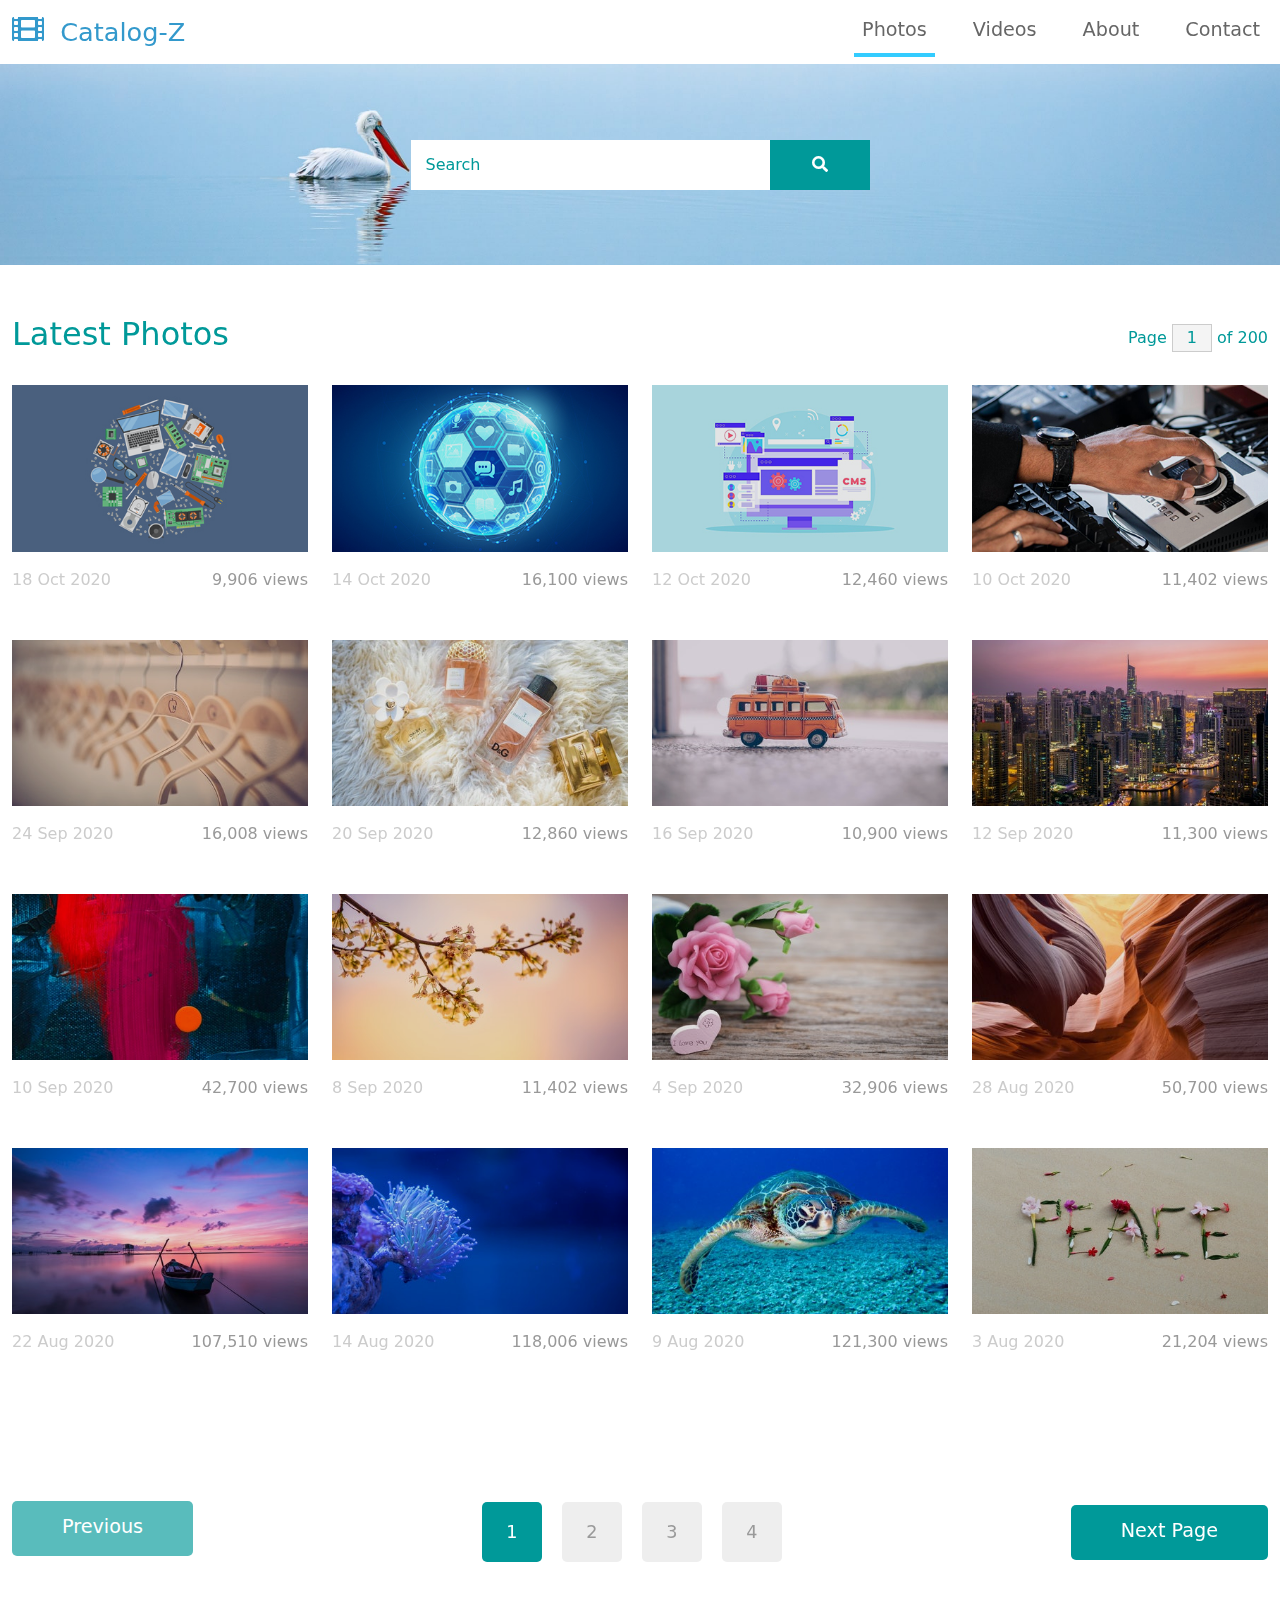
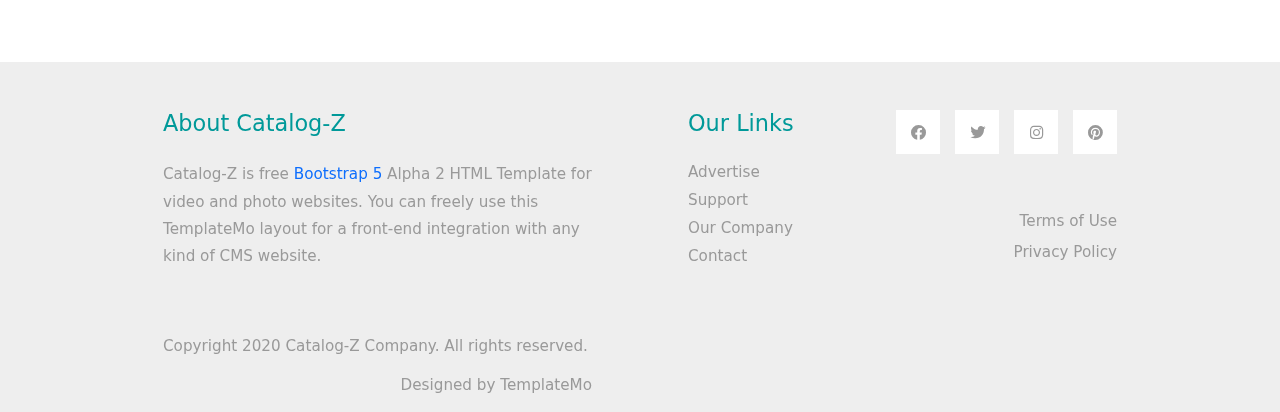
<file: photo.html>
<!DOCTYPE html>
<html lang="en">
<head>
    <meta charset="UTF-8">
    <meta name="viewport" content="width=device-width, initial-scale=1.0">
    <title>Catalog-Z Bootstrap 5.0 HTML Template</title>
    <link rel="stylesheet" href="css/bootstrap.min.css">
    <link rel="stylesheet" href="fontawesome/css/all.min.css">
    <link rel="stylesheet" href="css/templatemo-style.css">
<!--
    
TemplateMo 556 Catalog-Z

https://templatemo.com/tm-556-catalog-z

-->
</head>
<body>
    <!-- Page Loader -->
    <div id="loader-wrapper">
        <div id="loader"></div>

        <div class="loader-section section-left"></div>
        <div class="loader-section section-right"></div>

    </div>
    <nav class="navbar navbar-expand-lg">
        <div class="container-fluid">
            <a class="navbar-brand" href="#">
                <i class="fas fa-film mr-2"></i>
                Catalog-Z
            </a>
            <button class="navbar-toggler" type="button" data-toggle="collapse" data-target="#navbarSupportedContent" aria-controls="navbarSupportedContent" aria-expanded="false" aria-label="Toggle navigation">
                <i class="fas fa-bars"></i>
            </button>
            <div class="collapse navbar-collapse" id="navbarSupportedContent">
            <ul class="navbar-nav ml-auto mb-2 mb-lg-0">
                <li class="nav-item">
                    <a class="nav-link nav-link-1 active" aria-current="page" href="index.html">Photos</a>
                </li>
                <li class="nav-item">
                    <a class="nav-link nav-link-2" href="videos.html">Videos</a>
                </li>
                <li class="nav-item">
                    <a class="nav-link nav-link-3" href="about.html">About</a>
                </li>
                <li class="nav-item">
                    <a class="nav-link nav-link-4" href="contact.html">Contact</a>
                </li>
            </ul>
            </div>
        </div>
    </nav>

    <div class="tm-hero d-flex justify-content-center align-items-center" data-parallax="scroll" data-image-src="img/hero.jpg">
        <form class="d-flex tm-search-form">
            <input class="form-control tm-search-input" type="search" placeholder="Search" aria-label="Search">
            <button class="btn btn-outline-success tm-search-btn" type="submit">
                <i class="fas fa-search"></i>
            </button>
        </form>
    </div>

    <div class="container-fluid tm-container-content tm-mt-60">
        <div class="row mb-4">
            <h2 class="col-6 tm-text-primary">
                Latest Photos
            </h2>
            <div class="col-6 d-flex justify-content-end align-items-center">
                <form action="" class="tm-text-primary">
                    Page <input type="text" value="1" size="1" class="tm-input-paging tm-text-primary"> of 200
                </form>
            </div>
        </div>
        <div class="row tm-mb-90 tm-gallery">
        	<div class="col-xl-3 col-lg-4 col-md-6 col-sm-6 col-12 mb-5">
                <figure class="effect-ming tm-video-item">
                    <img src="img/img-03.jpg" alt="Image" class="img-fluid">
                    <figcaption class="d-flex align-items-center justify-content-center">
                        <h2>Clocks</h2>
                        <a href="photo-detail.html">View more</a>
                    </figcaption>                    
                </figure>
                <div class="d-flex justify-content-between tm-text-gray">
                    <span class="tm-text-gray-light">18 Oct 2020</span>
                    <span>9,906 views</span>
                </div>
            </div>
            <div class="col-xl-3 col-lg-4 col-md-6 col-sm-6 col-12 mb-5">
                <figure class="effect-ming tm-video-item">
                    <img src="img/img-04.jpg" alt="Image" class="img-fluid">
                    <figcaption class="d-flex align-items-center justify-content-center">
                        <h2>Plants</h2>
                        <a href="photo-detail.html">View more</a>
                    </figcaption>                    
                </figure>
                <div class="d-flex justify-content-between tm-text-gray">
                    <span class="tm-text-gray-light">14 Oct 2020</span>
                    <span>16,100 views</span>
                </div>
            </div>
            <div class="col-xl-3 col-lg-4 col-md-6 col-sm-6 col-12 mb-5">
                <figure class="effect-ming tm-video-item">
                    <img src="img/img-05.jpg" alt="Image" class="img-fluid">
                    <figcaption class="d-flex align-items-center justify-content-center">
                        <h2>Morning</h2>
                        <a href="photo-detail.html">View more</a>
                    </figcaption>                    
                </figure>
                <div class="d-flex justify-content-between tm-text-gray">
                    <span class="tm-text-gray-light">12 Oct 2020</span>
                    <span>12,460 views</span>
                </div>
            </div>
            <div class="col-xl-3 col-lg-4 col-md-6 col-sm-6 col-12 mb-5">
                <figure class="effect-ming tm-video-item">
                    <img src="img/img-06.jpg" alt="Image" class="img-fluid">
                    <figcaption class="d-flex align-items-center justify-content-center">
                        <h2>Pinky</h2>
                        <a href="photo-detail.html">View more</a>
                    </figcaption>                    
                </figure>
                <div class="d-flex justify-content-between tm-text-gray">
                    <span class="tm-text-gray-light">10 Oct 2020</span>
                    <span>11,402 views</span>
                </div>
            </div>
            
            <div class="col-xl-3 col-lg-4 col-md-6 col-sm-6 col-12 mb-5">
                <figure class="effect-ming tm-video-item">
                    <img src="img/img-01.jpg" alt="Image" class="img-fluid">
                    <figcaption class="d-flex align-items-center justify-content-center">
                        <h2>Hangers</h2>
                        <a href="photo-detail.html">View more</a>
                    </figcaption>                    
                </figure>
                <div class="d-flex justify-content-between tm-text-gray">
                    <span class="tm-text-gray-light">24 Sep 2020</span>
                    <span>16,008 views</span>
                </div>
            </div>
            <div class="col-xl-3 col-lg-4 col-md-6 col-sm-6 col-12 mb-5">
                <figure class="effect-ming tm-video-item">
                    <img src="img/img-02.jpg" alt="Image" class="img-fluid">
                    <figcaption class="d-flex align-items-center justify-content-center">
                        <h2>Perfumes</h2>
                        <a href="photo-detail.html">View more</a>
                    </figcaption>                    
                </figure>
                <div class="d-flex justify-content-between tm-text-gray">
                    <span class="tm-text-gray-light">20 Sep 2020</span>
                    <span>12,860 views</span>
                </div>
            </div>
            <div class="col-xl-3 col-lg-4 col-md-6 col-sm-6 col-12 mb-5">
                <figure class="effect-ming tm-video-item">
                    <img src="img/img-07.jpg" alt="Image" class="img-fluid">
                    <figcaption class="d-flex align-items-center justify-content-center">
                        <h2>Bus</h2>
                        <a href="photo-detail.html">View more</a>
                    </figcaption>                    
                </figure>
                <div class="d-flex justify-content-between tm-text-gray">
                    <span class="tm-text-gray-light">16 Sep 2020</span>
                    <span>10,900 views</span>
                </div>
            </div>
            <div class="col-xl-3 col-lg-4 col-md-6 col-sm-6 col-12 mb-5">
                <figure class="effect-ming tm-video-item">
                    <img src="img/img-08.jpg" alt="Image" class="img-fluid">
                    <figcaption class="d-flex align-items-center justify-content-center">
                        <h2>New York</h2>
                        <a href="photo-detail.html">View more</a>
                    </figcaption>                    
                </figure>
                <div class="d-flex justify-content-between tm-text-gray">
                    <span class="tm-text-gray-light">12 Sep 2020</span>
                    <span>11,300 views</span>
                </div>
            </div>
            <div class="col-xl-3 col-lg-4 col-md-6 col-sm-6 col-12 mb-5">
                <figure class="effect-ming tm-video-item">
                    <img src="img/img-09.jpg" alt="Image" class="img-fluid">
                    <figcaption class="d-flex align-items-center justify-content-center">
                        <h2>Abstract</h2>
                        <a href="photo-detail.html">View more</a>
                    </figcaption>                    
                </figure>
                <div class="d-flex justify-content-between tm-text-gray">
                    <span class="tm-text-gray-light">10 Sep 2020</span>
                    <span>42,700 views</span>
                </div>
            </div>
            <div class="col-xl-3 col-lg-4 col-md-6 col-sm-6 col-12 mb-5">
                <figure class="effect-ming tm-video-item">
                    <img src="img/img-10.jpg" alt="Image" class="img-fluid">
                    <figcaption class="d-flex align-items-center justify-content-center">
                        <h2>Flowers</h2>
                        <a href="photo-detail.html">View more</a>
                    </figcaption>                    
                </figure>
                <div class="d-flex justify-content-between tm-text-gray">
                    <span class="tm-text-gray-light">8 Sep 2020</span>
                    <span>11,402 views</span>
                </div>
            </div>
            <div class="col-xl-3 col-lg-4 col-md-6 col-sm-6 col-12 mb-5">
                <figure class="effect-ming tm-video-item">
                    <img src="img/img-11.jpg" alt="Image" class="img-fluid">
                    <figcaption class="d-flex align-items-center justify-content-center">
                        <h2>Rosy</h2>
                        <a href="photo-detail.html">View more</a>
                    </figcaption>                    
                </figure>
                <div class="d-flex justify-content-between tm-text-gray">
                    <span class="tm-text-gray-light">4 Sep 2020</span>
                    <span>32,906 views</span>
                </div>
            </div>
            <div class="col-xl-3 col-lg-4 col-md-6 col-sm-6 col-12 mb-5">
                <figure class="effect-ming tm-video-item">
                    <img src="img/img-12.jpg" alt="Image" class="img-fluid">
                    <figcaption class="d-flex align-items-center justify-content-center">
                        <h2>Rocki</h2>
                        <a href="photo-detail.html">View more</a>
                    </figcaption>                    
                </figure>
                <div class="d-flex justify-content-between tm-text-gray">
                    <span class="tm-text-gray-light">28 Aug 2020</span>
                    <span>50,700 views</span>
                </div>
            </div>
            <div class="col-xl-3 col-lg-4 col-md-6 col-sm-6 col-12 mb-5">
                <figure class="effect-ming tm-video-item">
                    <img src="img/img-13.jpg" alt="Image" class="img-fluid">
                    <figcaption class="d-flex align-items-center justify-content-center">
                        <h2>Purple</h2>
                        <a href="photo-detail.html">View more</a>
                    </figcaption>                    
                </figure>
                <div class="d-flex justify-content-between tm-text-gray">
                    <span class="tm-text-gray-light">22 Aug 2020</span>
                    <span>107,510 views</span>
                </div>
            </div>
            <div class="col-xl-3 col-lg-4 col-md-6 col-sm-6 col-12 mb-5">
                <figure class="effect-ming tm-video-item">
                    <img src="img/img-14.jpg" alt="Image" class="img-fluid">
                    <figcaption class="d-flex align-items-center justify-content-center">
                        <h2>Sea</h2>
                        <a href="photo-detail.html">View more</a>
                    </figcaption>                    
                </figure>
                <div class="d-flex justify-content-between tm-text-gray">
                    <span class="tm-text-gray-light">14 Aug 2020</span>
                    <span>118,006 views</span>
                </div>
            </div>
            <div class="col-xl-3 col-lg-4 col-md-6 col-sm-6 col-12 mb-5">
                <figure class="effect-ming tm-video-item">
                    <img src="img/img-15.jpg" alt="Image" class="img-fluid">
                    <figcaption class="d-flex align-items-center justify-content-center">
                        <h2>Turtle</h2>
                        <a href="photo-detail.html">View more</a>
                    </figcaption>                    
                </figure>
                <div class="d-flex justify-content-between tm-text-gray">
                    <span class="tm-text-gray-light">9 Aug 2020</span>
                    <span>121,300 views</span>
                </div>
            </div>
            <div class="col-xl-3 col-lg-4 col-md-6 col-sm-6 col-12 mb-5">
                <figure class="effect-ming tm-video-item">
                    <img src="img/img-16.jpg" alt="Image" class="img-fluid">
                    <figcaption class="d-flex align-items-center justify-content-center">
                        <h2>Peace</h2>
                        <a href="photo-detail.html">View more</a>
                    </figcaption>                    
                </figure>
                <div class="d-flex justify-content-between tm-text-gray">
                    <span class="tm-text-gray-light">3 Aug 2020</span>
                    <span>21,204 views</span>
                </div>
            </div>         
        </div> <!-- row -->
        <div class="row tm-mb-90">
            <div class="col-12 d-flex justify-content-between align-items-center tm-paging-col">
                <a href="javascript:void(0);" class="btn btn-primary tm-btn-prev mb-2 disabled">Previous</a>
                <div class="tm-paging d-flex">
                    <a href="javascript:void(0);" class="active tm-paging-link">1</a>
                    <a href="javascript:void(0);" class="tm-paging-link">2</a>
                    <a href="javascript:void(0);" class="tm-paging-link">3</a>
                    <a href="javascript:void(0);" class="tm-paging-link">4</a>
                </div>
                <a href="javascript:void(0);" class="btn btn-primary tm-btn-next">Next Page</a>
            </div>            
        </div>
    </div> <!-- container-fluid, tm-container-content -->

    <footer class="tm-bg-gray pt-5 pb-3 tm-text-gray tm-footer">
        <div class="container-fluid tm-container-small">
            <div class="row">
                <div class="col-lg-6 col-md-12 col-12 px-5 mb-5">
                    <h3 class="tm-text-primary mb-4 tm-footer-title">About Catalog-Z</h3>
                    <p>Catalog-Z is free <a rel="sponsored" href="https://v5.getbootstrap.com/">Bootstrap 5</a> Alpha 2 HTML Template for video and photo websites. You can freely use this TemplateMo layout for a front-end integration with any kind of CMS website.</p>
                </div>
                <div class="col-lg-3 col-md-6 col-sm-6 col-12 px-5 mb-5">
                    <h3 class="tm-text-primary mb-4 tm-footer-title">Our Links</h3>
                    <ul class="tm-footer-links pl-0">
                        <li><a href="#">Advertise</a></li>
                        <li><a href="#">Support</a></li>
                        <li><a href="#">Our Company</a></li>
                        <li><a href="#">Contact</a></li>
                    </ul>
                </div>
                <div class="col-lg-3 col-md-6 col-sm-6 col-12 px-5 mb-5">
                    <ul class="tm-social-links d-flex justify-content-end pl-0 mb-5">
                        <li class="mb-2"><a href="https://facebook.com"><i class="fab fa-facebook"></i></a></li>
                        <li class="mb-2"><a href="https://twitter.com"><i class="fab fa-twitter"></i></a></li>
                        <li class="mb-2"><a href="https://instagram.com"><i class="fab fa-instagram"></i></a></li>
                        <li class="mb-2"><a href="https://pinterest.com"><i class="fab fa-pinterest"></i></a></li>
                    </ul>
                    <a href="#" class="tm-text-gray text-right d-block mb-2">Terms of Use</a>
                    <a href="#" class="tm-text-gray text-right d-block">Privacy Policy</a>
                </div>
            </div>
            <div class="row">
                <div class="col-lg-8 col-md-7 col-12 px-5 mb-3">
                    Copyright 2020 Catalog-Z Company. All rights reserved.
                </div>
                <div class="col-lg-4 col-md-5 col-12 px-5 text-right">
                    Designed by <a href="https://templatemo.com" class="tm-text-gray" rel="sponsored" target="_parent">TemplateMo</a>
                </div>
            </div>
        </div>
    </footer>
    
    <script src="js/plugins.js"></script>
    <script>
        $(window).on("load", function() {
            $('body').addClass('loaded');
        });
    </script>
</body>
</html>
</file>
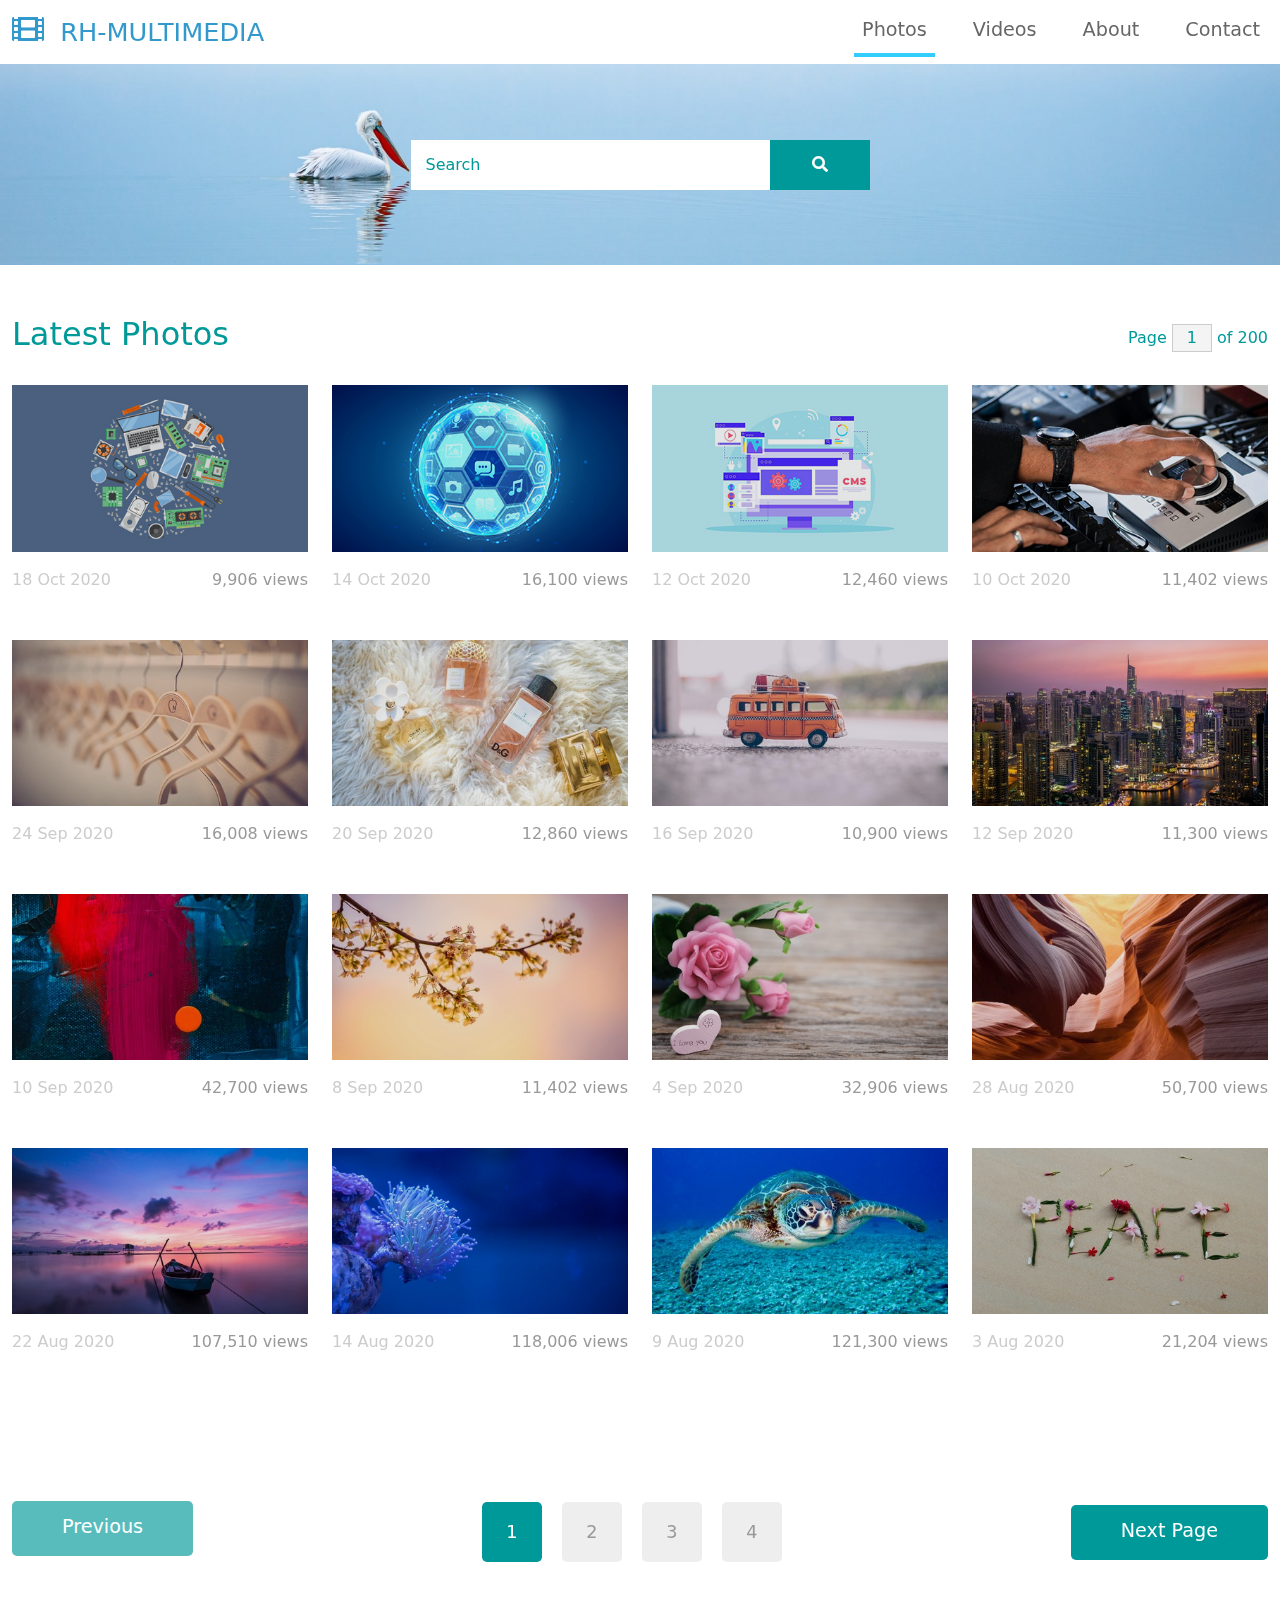
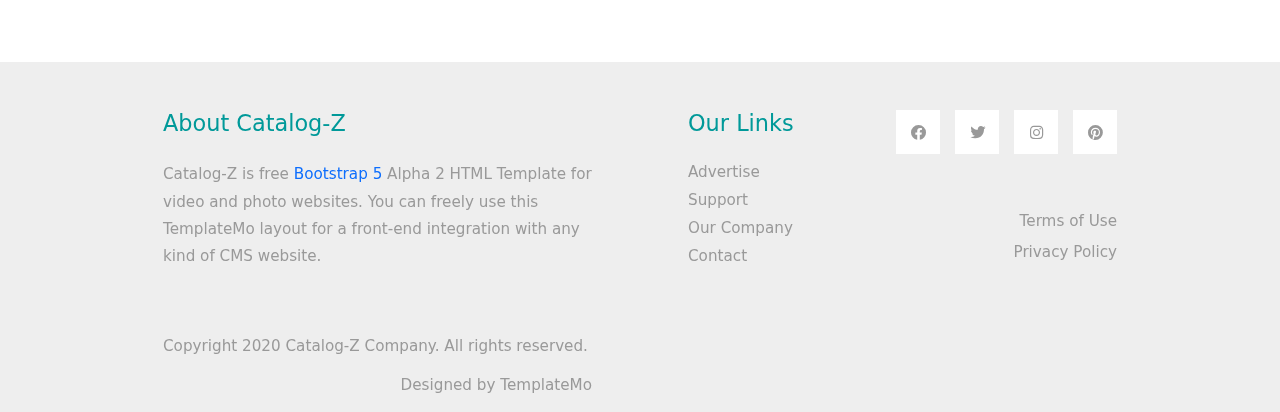
<file: photos.html>
<!DOCTYPE html>
<html lang="en">
<head>
    <meta charset="UTF-8">
    <meta name="viewport" content="width=device-width, initial-scale=1.0">
    <title>Catalog-Z Bootstrap 5.0 HTML Template</title>
    <link rel="stylesheet" href="css/bootstrap.min.css">
    <link rel="stylesheet" href="fontawesome/css/all.min.css">
    <link rel="stylesheet" href="css/templatemo-style.css">
<!--
    
TemplateMo 556 Catalog-Z

https://templatemo.com/tm-556-catalog-z

-->
</head>
<body>
    <!-- Page Loader -->
    <div id="loader-wrapper">
        <div id="loader"></div>

        <div class="loader-section section-left"></div>
        <div class="loader-section section-right"></div>

    </div>
    <nav class="navbar navbar-expand-lg">
        <div class="container-fluid">
            <a class="navbar-brand" href="index.html">
                <i class="fas fa-film mr-2"></i>
                RH-MULTIMEDIA
            </a>
            <button class="navbar-toggler" type="button" data-toggle="collapse" data-target="#navbarSupportedContent" aria-controls="navbarSupportedContent" aria-expanded="false" aria-label="Toggle navigation">
                <i class="fas fa-bars"></i>
            </button>
            <div class="collapse navbar-collapse" id="navbarSupportedContent">
            <ul class="navbar-nav ml-auto mb-2 mb-lg-0">
                <li class="nav-item">
                    <a class="nav-link nav-link-1 active" aria-current="page" href="photos.html">Photos</a>
                </li>
                <li class="nav-item">
                    <a class="nav-link nav-link-2" href="videos.html">Videos</a>
                </li>
                <li class="nav-item">
                    <a class="nav-link nav-link-3" href="about.html">About</a>
                </li>
                <li class="nav-item">
                    <a class="nav-link nav-link-4" href="contact.html">Contact</a>
                </li>
            </ul>
            </div>
        </div>
    </nav>

    <div class="tm-hero d-flex justify-content-center align-items-center" data-parallax="scroll" data-image-src="img/hero.jpg">
        <form class="d-flex tm-search-form">
            <input class="form-control tm-search-input" type="search" placeholder="Search" aria-label="Search">
            <button class="btn btn-outline-success tm-search-btn" type="submit">
                <i class="fas fa-search"></i>
            </button>
        </form>
    </div>

    <div class="container-fluid tm-container-content tm-mt-60">
        <div class="row mb-4">
            <h2 class="col-6 tm-text-primary">
                Latest Photos
            </h2>
            <div class="col-6 d-flex justify-content-end align-items-center">
                <form action="" class="tm-text-primary">
                    Page <input type="text" value="1" size="1" class="tm-input-paging tm-text-primary"> of 200
                </form>
            </div>
        </div>
        <div class="row tm-mb-90 tm-gallery">
        	<div class="col-xl-3 col-lg-4 col-md-6 col-sm-6 col-12 mb-5">
                <figure class="effect-ming tm-video-item">
                    <img src="img/img-03.jpg" alt="Image" class="img-fluid">
                    <figcaption class="d-flex align-items-center justify-content-center">
                        <h2>Clocks</h2>
                        <a href="photo-detail.html">View more</a>
                    </figcaption>                    
                </figure>
                <div class="d-flex justify-content-between tm-text-gray">
                    <span class="tm-text-gray-light">18 Oct 2020</span>
                    <span>9,906 views</span>
                </div>
            </div>
            <div class="col-xl-3 col-lg-4 col-md-6 col-sm-6 col-12 mb-5">
                <figure class="effect-ming tm-video-item">
                    <img src="img/img-04.jpg" alt="Image" class="img-fluid">
                    <figcaption class="d-flex align-items-center justify-content-center">
                        <h2>Plants</h2>
                        <a href="photo-detail.html">View more</a>
                    </figcaption>                    
                </figure>
                <div class="d-flex justify-content-between tm-text-gray">
                    <span class="tm-text-gray-light">14 Oct 2020</span>
                    <span>16,100 views</span>
                </div>
            </div>
            <div class="col-xl-3 col-lg-4 col-md-6 col-sm-6 col-12 mb-5">
                <figure class="effect-ming tm-video-item">
                    <img src="img/img-05.jpg" alt="Image" class="img-fluid">
                    <figcaption class="d-flex align-items-center justify-content-center">
                        <h2>Morning</h2>
                        <a href="photo-detail.html">View more</a>
                    </figcaption>                    
                </figure>
                <div class="d-flex justify-content-between tm-text-gray">
                    <span class="tm-text-gray-light">12 Oct 2020</span>
                    <span>12,460 views</span>
                </div>
            </div>
            <div class="col-xl-3 col-lg-4 col-md-6 col-sm-6 col-12 mb-5">
                <figure class="effect-ming tm-video-item">
                    <img src="img/img-06.jpg" alt="Image" class="img-fluid">
                    <figcaption class="d-flex align-items-center justify-content-center">
                        <h2>Pinky</h2>
                        <a href="photo-detail.html">View more</a>
                    </figcaption>                    
                </figure>
                <div class="d-flex justify-content-between tm-text-gray">
                    <span class="tm-text-gray-light">10 Oct 2020</span>
                    <span>11,402 views</span>
                </div>
            </div>
            
            <div class="col-xl-3 col-lg-4 col-md-6 col-sm-6 col-12 mb-5">
                <figure class="effect-ming tm-video-item">
                    <img src="img/img-01.jpg" alt="Image" class="img-fluid">
                    <figcaption class="d-flex align-items-center justify-content-center">
                        <h2>Hangers</h2>
                        <a href="photo-detail.html">View more</a>
                    </figcaption>                    
                </figure>
                <div class="d-flex justify-content-between tm-text-gray">
                    <span class="tm-text-gray-light">24 Sep 2020</span>
                    <span>16,008 views</span>
                </div>
            </div>
            <div class="col-xl-3 col-lg-4 col-md-6 col-sm-6 col-12 mb-5">
                <figure class="effect-ming tm-video-item">
                    <img src="img/img-02.jpg" alt="Image" class="img-fluid">
                    <figcaption class="d-flex align-items-center justify-content-center">
                        <h2>Perfumes</h2>
                        <a href="photo-detail.html">View more</a>
                    </figcaption>                    
                </figure>
                <div class="d-flex justify-content-between tm-text-gray">
                    <span class="tm-text-gray-light">20 Sep 2020</span>
                    <span>12,860 views</span>
                </div>
            </div>
            <div class="col-xl-3 col-lg-4 col-md-6 col-sm-6 col-12 mb-5">
                <figure class="effect-ming tm-video-item">
                    <img src="img/img-07.jpg" alt="Image" class="img-fluid">
                    <figcaption class="d-flex align-items-center justify-content-center">
                        <h2>Bus</h2>
                        <a href="photo-detail.html">View more</a>
                    </figcaption>                    
                </figure>
                <div class="d-flex justify-content-between tm-text-gray">
                    <span class="tm-text-gray-light">16 Sep 2020</span>
                    <span>10,900 views</span>
                </div>
            </div>
            <div class="col-xl-3 col-lg-4 col-md-6 col-sm-6 col-12 mb-5">
                <figure class="effect-ming tm-video-item">
                    <img src="img/img-08.jpg" alt="Image" class="img-fluid">
                    <figcaption class="d-flex align-items-center justify-content-center">
                        <h2>New York</h2>
                        <a href="photo-detail.html">View more</a>
                    </figcaption>                    
                </figure>
                <div class="d-flex justify-content-between tm-text-gray">
                    <span class="tm-text-gray-light">12 Sep 2020</span>
                    <span>11,300 views</span>
                </div>
            </div>
            <div class="col-xl-3 col-lg-4 col-md-6 col-sm-6 col-12 mb-5">
                <figure class="effect-ming tm-video-item">
                    <img src="img/img-09.jpg" alt="Image" class="img-fluid">
                    <figcaption class="d-flex align-items-center justify-content-center">
                        <h2>Abstract</h2>
                        <a href="photo-detail.html">View more</a>
                    </figcaption>                    
                </figure>
                <div class="d-flex justify-content-between tm-text-gray">
                    <span class="tm-text-gray-light">10 Sep 2020</span>
                    <span>42,700 views</span>
                </div>
            </div>
            <div class="col-xl-3 col-lg-4 col-md-6 col-sm-6 col-12 mb-5">
                <figure class="effect-ming tm-video-item">
                    <img src="img/img-10.jpg" alt="Image" class="img-fluid">
                    <figcaption class="d-flex align-items-center justify-content-center">
                        <h2>Flowers</h2>
                        <a href="photo-detail.html">View more</a>
                    </figcaption>                    
                </figure>
                <div class="d-flex justify-content-between tm-text-gray">
                    <span class="tm-text-gray-light">8 Sep 2020</span>
                    <span>11,402 views</span>
                </div>
            </div>
            <div class="col-xl-3 col-lg-4 col-md-6 col-sm-6 col-12 mb-5">
                <figure class="effect-ming tm-video-item">
                    <img src="img/img-11.jpg" alt="Image" class="img-fluid">
                    <figcaption class="d-flex align-items-center justify-content-center">
                        <h2>Rosy</h2>
                        <a href="photo-detail.html">View more</a>
                    </figcaption>                    
                </figure>
                <div class="d-flex justify-content-between tm-text-gray">
                    <span class="tm-text-gray-light">4 Sep 2020</span>
                    <span>32,906 views</span>
                </div>
            </div>
            <div class="col-xl-3 col-lg-4 col-md-6 col-sm-6 col-12 mb-5">
                <figure class="effect-ming tm-video-item">
                    <img src="img/img-12.jpg" alt="Image" class="img-fluid">
                    <figcaption class="d-flex align-items-center justify-content-center">
                        <h2>Rocki</h2>
                        <a href="photo-detail.html">View more</a>
                    </figcaption>                    
                </figure>
                <div class="d-flex justify-content-between tm-text-gray">
                    <span class="tm-text-gray-light">28 Aug 2020</span>
                    <span>50,700 views</span>
                </div>
            </div>
            <div class="col-xl-3 col-lg-4 col-md-6 col-sm-6 col-12 mb-5">
                <figure class="effect-ming tm-video-item">
                    <img src="img/img-13.jpg" alt="Image" class="img-fluid">
                    <figcaption class="d-flex align-items-center justify-content-center">
                        <h2>Purple</h2>
                        <a href="photo-detail.html">View more</a>
                    </figcaption>                    
                </figure>
                <div class="d-flex justify-content-between tm-text-gray">
                    <span class="tm-text-gray-light">22 Aug 2020</span>
                    <span>107,510 views</span>
                </div>
            </div>
            <div class="col-xl-3 col-lg-4 col-md-6 col-sm-6 col-12 mb-5">
                <figure class="effect-ming tm-video-item">
                    <img src="img/img-14.jpg" alt="Image" class="img-fluid">
                    <figcaption class="d-flex align-items-center justify-content-center">
                        <h2>Sea</h2>
                        <a href="photo-detail.html">View more</a>
                    </figcaption>                    
                </figure>
                <div class="d-flex justify-content-between tm-text-gray">
                    <span class="tm-text-gray-light">14 Aug 2020</span>
                    <span>118,006 views</span>
                </div>
            </div>
            <div class="col-xl-3 col-lg-4 col-md-6 col-sm-6 col-12 mb-5">
                <figure class="effect-ming tm-video-item">
                    <img src="img/img-15.jpg" alt="Image" class="img-fluid">
                    <figcaption class="d-flex align-items-center justify-content-center">
                        <h2>Turtle</h2>
                        <a href="photo-detail.html">View more</a>
                    </figcaption>                    
                </figure>
                <div class="d-flex justify-content-between tm-text-gray">
                    <span class="tm-text-gray-light">9 Aug 2020</span>
                    <span>121,300 views</span>
                </div>
            </div>
            <div class="col-xl-3 col-lg-4 col-md-6 col-sm-6 col-12 mb-5">
                <figure class="effect-ming tm-video-item">
                    <img src="img/img-16.jpg" alt="Image" class="img-fluid">
                    <figcaption class="d-flex align-items-center justify-content-center">
                        <h2>Peace</h2>
                        <a href="photo-detail.html">View more</a>
                    </figcaption>                    
                </figure>
                <div class="d-flex justify-content-between tm-text-gray">
                    <span class="tm-text-gray-light">3 Aug 2020</span>
                    <span>21,204 views</span>
                </div>
            </div>         
        </div> <!-- row -->
        <div class="row tm-mb-90">
            <div class="col-12 d-flex justify-content-between align-items-center tm-paging-col">
                <a href="javascript:void(0);" class="btn btn-primary tm-btn-prev mb-2 disabled">Previous</a>
                <div class="tm-paging d-flex">
                    <a href="javascript:void(0);" class="active tm-paging-link">1</a>
                    <a href="javascript:void(0);" class="tm-paging-link">2</a>
                    <a href="javascript:void(0);" class="tm-paging-link">3</a>
                    <a href="javascript:void(0);" class="tm-paging-link">4</a>
                </div>
                <a href="javascript:void(0);" class="btn btn-primary tm-btn-next">Next Page</a>
            </div>            
        </div>
    </div> <!-- container-fluid, tm-container-content -->

    <footer class="tm-bg-gray pt-5 pb-3 tm-text-gray tm-footer">
        <div class="container-fluid tm-container-small">
            <div class="row">
                <div class="col-lg-6 col-md-12 col-12 px-5 mb-5">
                    <h3 class="tm-text-primary mb-4 tm-footer-title">About Catalog-Z</h3>
                    <p>Catalog-Z is free <a rel="sponsored" href="https://v5.getbootstrap.com/">Bootstrap 5</a> Alpha 2 HTML Template for video and photo websites. You can freely use this TemplateMo layout for a front-end integration with any kind of CMS website.</p>
                </div>
                <div class="col-lg-3 col-md-6 col-sm-6 col-12 px-5 mb-5">
                    <h3 class="tm-text-primary mb-4 tm-footer-title">Our Links</h3>
                    <ul class="tm-footer-links pl-0">
                        <li><a href="#">Advertise</a></li>
                        <li><a href="#">Support</a></li>
                        <li><a href="#">Our Company</a></li>
                        <li><a href="#">Contact</a></li>
                    </ul>
                </div>
                <div class="col-lg-3 col-md-6 col-sm-6 col-12 px-5 mb-5">
                    <ul class="tm-social-links d-flex justify-content-end pl-0 mb-5">
                        <li class="mb-2"><a href="https://facebook.com"><i class="fab fa-facebook"></i></a></li>
                        <li class="mb-2"><a href="https://twitter.com"><i class="fab fa-twitter"></i></a></li>
                        <li class="mb-2"><a href="https://instagram.com"><i class="fab fa-instagram"></i></a></li>
                        <li class="mb-2"><a href="https://pinterest.com"><i class="fab fa-pinterest"></i></a></li>
                    </ul>
                    <a href="#" class="tm-text-gray text-right d-block mb-2">Terms of Use</a>
                    <a href="#" class="tm-text-gray text-right d-block">Privacy Policy</a>
                </div>
            </div>
            <div class="row">
                <div class="col-lg-8 col-md-7 col-12 px-5 mb-3">
                    Copyright 2020 Catalog-Z Company. All rights reserved.
                </div>
                <div class="col-lg-4 col-md-5 col-12 px-5 text-right">
                    Designed by <a href="https://templatemo.com" class="tm-text-gray" rel="sponsored" target="_parent">TemplateMo</a>
                </div>
            </div>
        </div>
    </footer>
    
    <script src="js/plugins.js"></script>
    <script>
        $(window).on("load", function() {
            $('body').addClass('loaded');
        });
    </script>
</body>
</html>
</file>
<file: css/templatemo-style.css>
/*
    
TemplateMo 556 Catalog-Z

https://templatemo.com/tm-556-catalog-z

*/

#loader-wrapper {
    position: fixed;
    top: 0;
    left: 0;
    width: 100%;
    height: 100%;
    z-index: 1001;
}
#loader {
    display: block;
    position: relative;
    left: 50%;
    top: 50%;
    width: 150px;
    height: 150px;
    margin: -75px 0 0 -75px;
    border-radius: 50%;
    border: 3px solid transparent;
    border-top-color: #3498db;

    -webkit-animation: spin 2s linear infinite; /* Chrome, Opera 15+, Safari 5+ */
    animation: spin 2s linear infinite; /* Chrome, Firefox 16+, IE 10+, Opera */

    z-index: 1002;
}

    #loader:before {
        content: "";
        position: absolute;
        top: 5px;
        left: 5px;
        right: 5px;
        bottom: 5px;
        border-radius: 50%;
        border: 3px solid transparent;
        border-top-color: #e74c3c;

        -webkit-animation: spin 3s linear infinite; /* Chrome, Opera 15+, Safari 5+ */
        animation: spin 3s linear infinite; /* Chrome, Firefox 16+, IE 10+, Opera */
    }

    #loader:after {
        content: "";
        position: absolute;
        top: 15px;
        left: 15px;
        right: 15px;
        bottom: 15px;
        border-radius: 50%;
        border: 3px solid transparent;
        border-top-color: #f9c922;

        -webkit-animation: spin 1.5s linear infinite; /* Chrome, Opera 15+, Safari 5+ */
          animation: spin 1.5s linear infinite; /* Chrome, Firefox 16+, IE 10+, Opera */
    }

    @-webkit-keyframes spin {
        0%   { 
            -webkit-transform: rotate(0deg);  /* Chrome, Opera 15+, Safari 3.1+ */
            -ms-transform: rotate(0deg);  /* IE 9 */
            transform: rotate(0deg);  /* Firefox 16+, IE 10+, Opera */
        }
        100% {
            -webkit-transform: rotate(360deg);  /* Chrome, Opera 15+, Safari 3.1+ */
            -ms-transform: rotate(360deg);  /* IE 9 */
            transform: rotate(360deg);  /* Firefox 16+, IE 10+, Opera */
        }
    }
    @keyframes spin {
        0%   { 
            -webkit-transform: rotate(0deg);  /* Chrome, Opera 15+, Safari 3.1+ */
            -ms-transform: rotate(0deg);  /* IE 9 */
            transform: rotate(0deg);  /* Firefox 16+, IE 10+, Opera */
        }
        100% {
            -webkit-transform: rotate(360deg);  /* Chrome, Opera 15+, Safari 3.1+ */
            -ms-transform: rotate(360deg);  /* IE 9 */
            transform: rotate(360deg);  /* Firefox 16+, IE 10+, Opera */
        }
    }

    #loader-wrapper .loader-section {
        position: fixed;
        top: 0;
        width: 51%;
        height: 100%;
        background: #222222;
        z-index: 1001;
        -webkit-transform: translateX(0);  /* Chrome, Opera 15+, Safari 3.1+ */
        -ms-transform: translateX(0);  /* IE 9 */
        transform: translateX(0);  /* Firefox 16+, IE 10+, Opera */
    }

    #loader-wrapper .loader-section.section-left {
        left: 0;
    }

    #loader-wrapper .loader-section.section-right {
        right: 0;
    }

    /* Loaded */
    .loaded #loader-wrapper .loader-section.section-left {
        -webkit-transform: translateX(-100%);  /* Chrome, Opera 15+, Safari 3.1+ */
            -ms-transform: translateX(-100%);  /* IE 9 */
                transform: translateX(-100%);  /* Firefox 16+, IE 10+, Opera */

        -webkit-transition: all 0.7s 0.3s cubic-bezier(0.645, 0.045, 0.355, 1.000);  
                transition: all 0.7s 0.3s cubic-bezier(0.645, 0.045, 0.355, 1.000);
    }

    .loaded #loader-wrapper .loader-section.section-right {
        -webkit-transform: translateX(100%);  /* Chrome, Opera 15+, Safari 3.1+ */
            -ms-transform: translateX(100%);  /* IE 9 */
                transform: translateX(100%);  /* Firefox 16+, IE 10+, Opera */

-webkit-transition: all 0.7s 0.3s cubic-bezier(0.645, 0.045, 0.355, 1.000);  
        transition: all 0.7s 0.3s cubic-bezier(0.645, 0.045, 0.355, 1.000);
    }
    
    .loaded #loader {
        opacity: 0;
        -webkit-transition: all 0.3s ease-out;  
                transition: all 0.3s ease-out;
    }
    .loaded #loader-wrapper {
        visibility: hidden;

        -webkit-transform: translateY(-100%);  /* Chrome, Opera 15+, Safari 3.1+ */
            -ms-transform: translateY(-100%);  /* IE 9 */
                transform: translateY(-100%);  /* Firefox 16+, IE 10+, Opera */

        -webkit-transition: all 0.3s 1s ease-out;  
                transition: all 0.3s 1s ease-out;
    }

p { line-height: 1.8; }

a { 
    text-decoration: none;
    transition: all 0.3s ease; 
}
a:hover { color:#009999; }
.container-fluid { max-width: 1770px; }
.tm-container-small { max-width: 1050px; }
.btn { border-radius: 0; }
.btn-primary {
    background-color: #009999;
    border: 0;
    border-radius: 5px;
    padding: 12px 50px 14px;
    font-size: 1.2rem;
}

.btn-primary:hover,
.btn-primary:focus {
    background-color:#086969;
}

.btn-primary.disabled, 
.btn-primary:disabled {
    background-color: #009999;
    pointer-events: all;
    cursor: not-allowed;
}

.form-control {
	padding: 10px 20px;
	width: 100%;
	height: auto;
}

.form-group { margin-bottom: 25px; }
.tm-btn-big { padding: 12px 90px 14px; }

.navbar-toggler:focus { box-shadow: none; }
.navbar-brand {
    color: #3399CC;
    font-size: 1.6rem;
}

.navbar-brand i { font-size: 2rem; }

.tm-hero {
    min-height: 200px;
    background: transparent;
}

.tm-mt-60 { margin-top: 50px; }
.tm-mb-50 { margin-bottom: 50px; }
.tm-mb-74 { margin-bottom: 74px; }
.tm-mb-90 { margin-bottom: 90px; }
.tm-text-primary { color: #009999; }
.tm-text-secondary { color: #CC6699; }
a.tm-text-primary:hover { color:#666666; }
.tm-bg-gray { background-color: #EEEEEE; }
.tm-input-paging {
    width: 40px;
    border-radius: 0;
    border: 1px solid #CCCCCC;
    background: #f4f4f4;
    text-align: center;
}

.nav-item { margin-right: 30px; }
.nav-item:last-child { margin-right: 0; }

.nav-link {
    color: #666666;
    border-bottom: 4px solid transparent;
    font-size: 1.2rem;
}

.nav-link-1.active,
.nav-link-1:hover {
    border-color: #33CCFF;
}

.nav-link-2.active,
.nav-link-2:hover {
    border-color: #FF6666;
}

.nav-link-3.active,
.nav-link-3:hover {
    border-color: #33CC66;
}

.nav-link-4.active,
.nav-link-4:hover {
    border-color: #CC66CC;
}

.tm-search-input {
    width: 360px;
    border-radius: 0;
    padding: 12px 15px;
    color: #009999;
    border: none;
}

.tm-search-input:focus {
    border-color: #009999;
    box-shadow: 0 0 0 0.25rem rgb(0 153 153 / 0.25);
}

.tm-search-input::placeholder { /* Chrome, Firefox, Opera, Safari 10.1+ */
    color: #009999;
    opacity: 1; /* Firefox */
}
  
.tm-search-input::-ms-input-placeholder { /* Microsoft Edge */
    color: #009999;
}

.tm-search-btn {
    color: white;
    background-color: #009999;
    border: none;
    width: 100px;
    height: 50px;
    margin-left: -1px;
}

p, .tm-text-gray { color: #999; }
.tm-text-gray-light { color: #CCC; }
.tm-text-gray-dark { color: #666; }

.tm-video-item {
    position: relative;
    overflow: hidden;
    text-align: center;
    cursor: pointer;
}

.tm-video-item img {
    position: relative;
    display: block;
    min-height: 100%;
    max-width: 100%;
    opacity: 0.8;
}

.tm-video-item figcaption {
    padding: 2em;
    color: #fff;
    text-transform: uppercase;
    font-size: 1.25em;
    -webkit-backface-visibility: hidden;
	backface-visibility: hidden;
}

.tm-video-item figcaption::before,
.tm-video-item figcaption::after {
    pointer-events: none;
}

.tm-video-item figcaption,
.tm-video-item figcaption > a {
    position: absolute;
    top: 0;
    left: 0;
    width: 100%;
    height: 100%;
}

.tm-video-item figcaption > a {
	z-index: 1000;
	text-indent: 200%;
	white-space: nowrap;
	font-size: 0;
	opacity: 0;
}

.tm-video-item h2 {
    word-spacing: -0.15em;
    font-weight: 300;
}

.tm-video-item h2,
.tm-video-item p {
    margin: 0;
}

.tm-video-item p {
    letter-spacing: 1px;
    font-size: 68.5%;
}

.tm-gallery div.d-block { animation: show .5s ease; }

@keyframes show {
    0% {
    	opacity: 0;
    	transform: scale(0.9);
    }
    100% {
    	opacity: 1;
    	transform: scale(1);
    }
}

.tm-paging-link {
    display: flex;
    justify-content: center;
    align-items: center;
    width: 60px;
    height: 60px;
    font-size: 1.1rem;
    color: #999;
    background-color: #EEEEEE;
    margin: 10px;
    border-radius: 5px;
    text-decoration: none;
    transition: all 0.3s ease;
}

.tm-paging-link:hover,
.tm-paging-link.active {
    background-color: #009999;
    color: #fff; 
}

/*---------------*/
/***** Ming *****/
/*---------------*/

figure.effect-ming {
	background: #030c17;
}

figure.effect-ming img {
	opacity: 0.9;
	-webkit-transition: opacity 0.35s;
	transition: opacity 0.35s;
}

figure.effect-ming figcaption::before {
	position: absolute;
	top: 30px;
	right: 30px;
	bottom: 30px;
	left: 30px;
	border: 2px solid #fff;
	box-shadow: 0 0 0 30px rgba(255,255,255,0.2);
	content: '';
	opacity: 0;
	-webkit-transition: opacity 0.35s, -webkit-transform 0.35s;
	transition: opacity 0.35s, transform 0.35s;
	-webkit-transform: scale3d(1.4,1.4,1);
	transform: scale3d(1.4,1.4,1);
}

figure.effect-ming h2 {
    font-size: 1.3em;
	opacity: 0;
	-webkit-transition: opacity 0.35s, -webkit-transform 0.35s;
	transition: opacity 0.35s, transform 0.35s;
	-webkit-transform: scale(1.5);
	transform: scale(1.5);
}

figure.effect-ming:hover figcaption::before,
figure.effect-ming:hover h2 {
	opacity: 1;
	-webkit-transform: scale3d(1,1,1);
	transform: scale3d(1,1,1);
}

figure.effect-ming:hover figcaption { background-color: rgba(58,52,42,0); }
figure.effect-ming:hover img { opacity: 0.4; }

.tm-footer-links li {
    list-style: none;
    margin-bottom: 5px;    
}

.tm-footer-links li a { color: #999999; }
.tm-footer-links li a:hover { color: #009999; }

.tm-social-links li {
    list-style: none;
    margin-right: 15px;
}

.tm-social-links li:last-child { margin-right: 0; }

.tm-social-links li a  {
    color: #999999;
    width: 44px;
    height: 44px;
    display: flex;
    background-color: #fff;
    align-items: center;
    justify-content: center;
}

.tm-social-links li a:hover {
    color: #fff;
    background-color: #009999;
}

.tm-footer { font-size: 0.95rem; }
.tm-footer-title { font-size: 1.4rem; }

/* Videos */
#tm-video-container {
    max-height: 400px;
    overflow: hidden;
    background-color: #333;
    margin-bottom: 90px;
    position: relative;
}

#tm-video {
    display: block;
    width: 100%;
    height: auto;
}

#tm-video-control-button {
    position: absolute;
    bottom: 20px;
    right: 20px;
    z-index: 1000;
    color: #e1e1e1;
}

.tm-video-details {
    height: 100%;
    padding: 40px;
}

/* About */
.tm-row-1640 { max-width: 1640px; }
.tm-about-2-col { max-width: 716px; }
.tm-about-3-col { max-width: 540px; }

.tm-about-2-col,
.tm-about-3-col {
    margin-bottom: 50px;
}

.tm-about-icon-container {
    width: 150px;
    height: 150px;
    border: 1px solid #009999;
    display: flex;
    align-items: center;
    justify-content: center;
}

.tm-about-img-text { max-width: 940px; }

/* Contact */
select.form-control { border-radius: 0; }
select.form-control option { height: 30px; }

select:not([multiple]) {
    -webkit-appearance: none;
    -moz-appearance: none;
    background-position: right 15px center;
    background-repeat: no-repeat;
    background-image: url(../img/select-arrow.png);
    padding: 14px 20px;
    padding-right: 20px;
    color: #666;
}

.mapouter{
    position:relative;
    height:480px;
    width:100%;
    max-width: 480px;
}

.gmap-canvas {
    overflow:hidden;
    background:none!important;
    height:480px;
    width:100%;
}

.tm-contact-form { max-width: 420px; }
.tm-address-col { max-width: 520px; }
.tm-contacts { padding-left: 0; }

.tm-contacts li {
    list-style: none;
    margin-bottom: 20px;
}

.tm-contacts li a i { width: 30px; }
.tm-social { display: flex; }

.tm-social li {
    list-style: none;
    margin-bottom: 20px;
    margin-right: 15px;
}

.tm-social li a i {
    width: 40px;
    height: 40px;
    color: #666666;
    background-color: #EEEEEE;
    display: flex;
    align-items: center;
    justify-content: center;
    transition: all 0.3s ease;
}

.tm-social li a:hover i {
    color: #fff;
    background-color: #009999;
}

.form-control,
input:-internal-autofill-selected,
select:not([multiple]) {
    color: #009999 !important;
}

.form-control::placeholder { /* Chrome, Firefox, Opera, Safari 10.1+ */
    color:  #009999;
    opacity: 1; /* Firefox */
}

@media (max-width: 991px) {
    .navbar-collapse {
        position: fixed;
        top: 50px;
        right: 0px;
        background: white;
        width: 150px;
        padding: 15px;
    }

    .tm-container-content { max-width: 870px; }
    .tm-contact-form, .tm-address-col, .mapouter { max-width: 100%; }
    .tm-people-row { max-width: 900px; }
}

@media (max-width: 767px) {
    .tm-paging-col { flex-direction: column; }
    .tm-paging { flex-wrap: wrap; }
    .tm-about-img-text { max-width: 640px; }
    .tm-about-2-col, .tm-about-3-col { margin-bottom: 50px; }
}

@media (max-width: 575px) {
    .tm-container-content { max-width: 420px; }

    .tm-search-form {
        padding-left: 15px;
        padding-right: 15px;
        width: 100%;
        justify-content: center;
    }

    .tm-search-input {
        width: 100%;
        max-width: 360px;
    }

    .tm-people-row { max-width: 420px; }
}

@media (max-width: 400px) {
    .tm-btn-big { padding: 12px 50px 14px; }
}

@media (max-width: 334px) {
    .tm-social-links {
        flex-wrap: wrap;
        justify-content: start !important;
    }

    .tm-social-links li { margin-right: 3px; }
}
</file>
